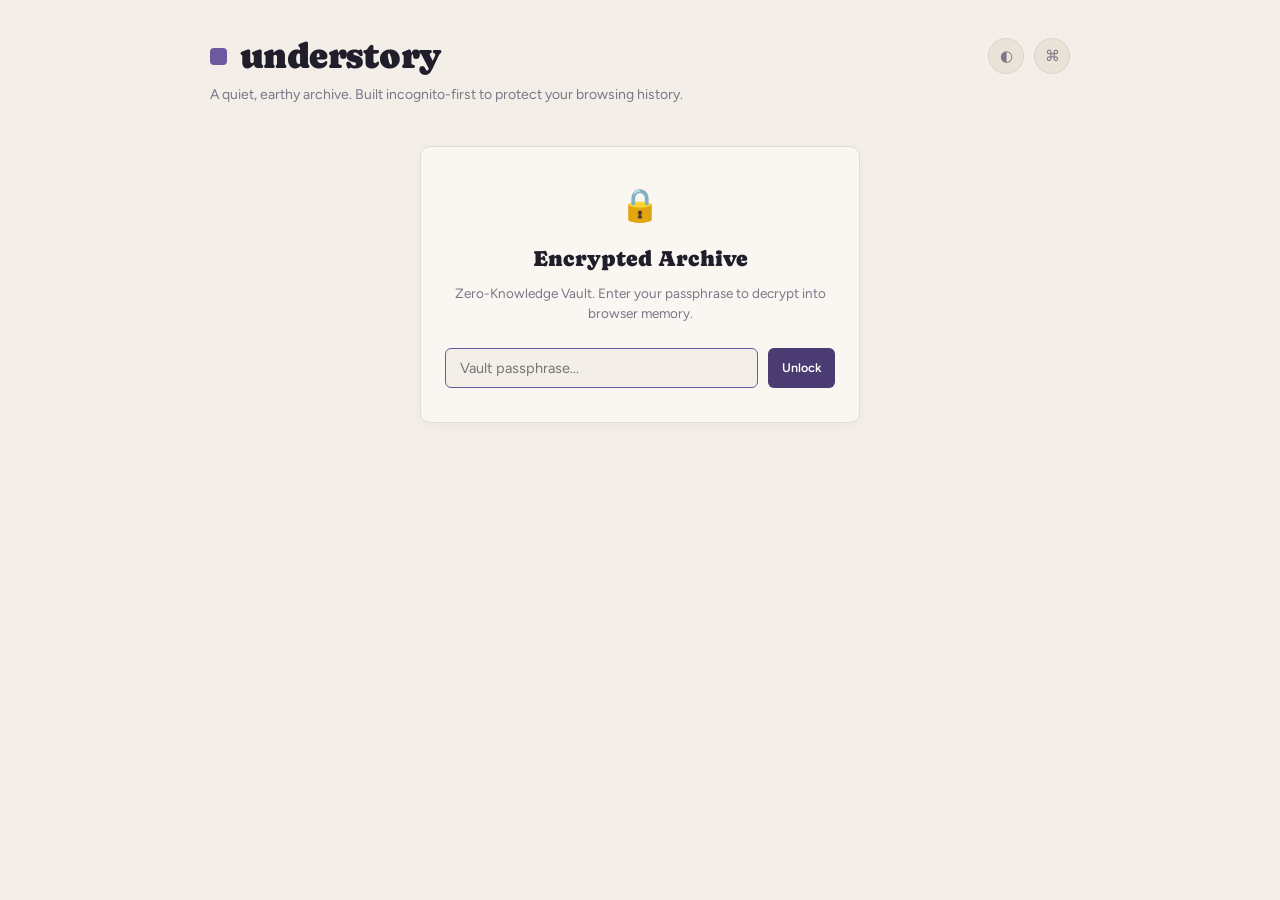
<file: index.html>
<!DOCTYPE html>
<html lang="en">
<head>
  <meta charset="utf-8">
  <meta name="viewport" content="width=device-width, initial-scale=1">
  <meta name="color-scheme" content="light dark">
  <title>understory — curated index</title>
  <meta name="description" content="A quiet, earthy index of curated links. Zero-knowledge encrypted.">
  <link rel="stylesheet" href="style.css">
  <link rel="icon" href="data:image/svg+xml,<svg xmlns='http://www.w3.org/2000/svg' viewBox='0 0 32 32'><rect width='32' height='32' rx='6' fill='%236B5AA0'/><circle cx='16' cy='16' r='6' fill='%23F3EEE8'/></svg>">
</head>
<body>

  <!-- Decoy Lecture Screen (Press Esc or click Camouflage) -->
  <div id="decoy-view" class="decoy-view" hidden>
    <div class="decoy-inner">
      <header class="decoy-header">
        <span class="decoy-tag">HUM-342 • Syllabus &amp; Reading Notes</span>
        <h2>Comparative Folklore &amp; Narrative Structures in Modern Japanese Media</h2>
        <p class="decoy-meta">Department of East Asian Studies • Fall Term • Prof. K. Arisawa</p>
      </header>
      <section class="decoy-body">
        <div class="decoy-note">
          <h3>Week 6: Archetypes of the Trickster and the Vow</h3>
          <p>Analyzing recurring motifs in contemporary animation serials. Focus on contrasting the supernatural contract tropes in post-2010 serialization with classical Heian folkloric traditions.</p>
          <ul>
            <li><strong>Reading 1:</strong> The Quintessential Tropes: Multiple Protagonist Symmetry (pp. 45–82)</li>
            <li><strong>Reading 2:</strong> Taisho-era Demonology and Sword Mythology in Popular Print (pp. 104–130)</li>
            <li><strong>Reading 3:</strong> Subversive Contracts in Urban Dark Fantasy (pp. 210–245)</li>
          </ul>
        </div>
      </section>
      <div class="decoy-footer">
        <button id="decoy-exit-btn" class="act act-strong">Return to Index (Esc)</button>
      </div>
    </div>
  </div>

  <main id="app">
    <!-- Top Header -->
    <header class="head">
      <div class="head-top">
        <h1 class="wordmark">
          <span class="mark" aria-hidden="true"><i></i></span>understory
        </h1>
        <div class="head-actions">
          <button id="theme-toggle" class="icon-btn" title="Toggle Light/Dark Theme" aria-label="Toggle theme">
            <span class="theme-icon">◐</span>
          </button>
          <button id="camouflage-btn" class="icon-btn" title="Stealth / Camouflage Mode (Esc)" aria-label="Stealth mode">
            <span class="cam-icon">⌘</span>
          </button>
        </div>
      </div>
      <p class="statusline" id="status-line">A quiet, earthy archive. Built incognito-first to protect your browsing history.</p>
    </header>

    <!-- Locked Vault View (Shown when encrypted) -->
    <section id="vault-locked-view" class="vault-locked-view">
      <div class="locked-card">
        <div class="locked-icon">🔒</div>
        <h2 class="locked-title">Encrypted Archive</h2>
        <p class="locked-sub">Zero-Knowledge Vault. Enter your passphrase to decrypt into browser memory.</p>
        <form class="locked-input-row" id="vault-unlock-form" onsubmit="event.preventDefault();">
          <input type="text" name="username" value="understory" autocomplete="username" style="display:none;" tabindex="-1" aria-hidden="true">
          <input type="password" id="vault-pass-input" name="password" placeholder="Vault passphrase..." autocomplete="current-password" spellcheck="false">
          <button type="submit" id="vault-unlock-btn" class="btn-incognito">Unlock</button>
        </form>
        <p id="vault-err" class="err" hidden>Incorrect passphrase. Please try again.</p>
      </div>
    </section>

    <!-- Unlocked Vault View (Populated only after in-memory decryption) -->
    <div id="vault-unlocked-view" hidden>
      <!-- Incognito Shield Notice Banner -->
      <section class="shield-banner">
        <div class="shield-badge">
          <span class="shield-icon">🛡️</span>
          <span class="shield-text"><strong>2-Layer Protection Active:</strong> Links encrypted via 2 layers (<span id="banner-keys-info">Outer ➔ Inner</span>). Copy direct or cloaked URLs for private/incognito browsing.</span>
        </div>
      </section>

      <!-- Search & Filters -->
      <section class="controls-section">
        <div class="search-wrap">
          <input type="text" id="search-input" placeholder="Search decrypted archive..." autocomplete="off" spellcheck="false">
          <button id="clear-search" class="clear-btn" hidden aria-label="Clear search">×</button>
        </div>

        <!-- Dedicated Model / Actor Filter & Quick Bar -->
        <div class="actor-filter-section" id="actor-filter-section">
          <div class="actor-filter-bar-header">
            <div class="actor-select-wrapper">
              <label for="actor-filter-select" class="actor-filter-title">
                <span class="actor-icon">👤</span> <strong>Filter by Model / Performer:</strong>
              </label>
              <select id="actor-filter-select" class="actor-filter-select" aria-label="Filter by model or actor">
                <option value="all">All Models &amp; Performers</option>
              </select>
              <button id="clear-actor-btn" class="act act-clear-actor" hidden title="Clear actor filter">Clear ✕</button>
            </div>
            <span class="actor-active-indicator" id="actor-active-indicator" hidden></span>
          </div>
          <div class="actor-chips-container" id="actor-chips-container"></div>
        </div>

        <!-- Populated dynamically in memory upon vault unlock -->
        <div class="character-quick-bar" id="character-quick-bar"></div>
        <nav class="filter-bar" id="filter-bar" aria-label="Filter by collection"></nav>

        <!-- Sub-Section Controls by Type -->
        <div class="sub-filter-row">
          <div style="display:flex;align-items:center;justify-content:space-between;flex-wrap:wrap;gap:8px;">
            <span class="sub-filter-label">📁 Sub-Section View by Type</span>
            <div class="view-mode-bar" id="view-mode-bar">
              <span style="font-size:11px;color:var(--muted);margin-right:2px;">Layout:</span>
              <button class="mode-btn active" data-mode="type">📑 Sections by Type</button>
              <button class="mode-btn" data-mode="franchise">🏷️ Sections by Collection</button>
              <button class="mode-btn" data-mode="creator">🎨 Sections by Creator</button>
              <button class="mode-btn" data-mode="none">▦ Flat Grid</button>
            </div>
          </div>
          <nav class="filter-bar" id="type-filter-bar" aria-label="Filter by type"></nav>
        </div>
      </section>

      <!-- Global Batch Actions & Sorting -->
      <section class="batch-bar">
        <div style="display:flex;align-items:center;gap:14px;flex-wrap:wrap;">
          <span class="batch-label" id="results-count">51 titles found</span>
          <div class="sort-wrap">
            <label for="sort-select" class="sort-label">Sort:</label>
            <select id="sort-select" class="sort-select" aria-label="Sort video titles">
              <option value="default">Curated Order</option>
              <option value="top-picks">Top Picks First ⭐</option>
              <option value="creator">Creator (A → Z) 🎨</option>
              <option value="title-asc">Title (A → Z)</option>
              <option value="franchise">Franchise (A → Z)</option>
            </select>
          </div>
        </div>
        <div class="batch-buttons">
          <span id="session-timer" class="session-timer" title="Session auto-locks after inactivity">⏱️ 15:00</span>
          <button id="phone-relay-btn" class="act act-accent" title="Connect to Mac's local streaming relay for phone playback">📱 Phone Relay</button>
          <button id="copy-layer1-btn" class="act act-accent" title="Copy Layer 1 Key">Copy L1 Key</button>
          <button id="copy-layer2-btn" class="act act-accent" title="Copy Layer 2 Key">Copy L2 Key</button>
          <button id="copy-all-cloak" class="act act-strong" title="Copy all matching 2-Layer cloaked URLs">Copy All Cloak URLs</button>
          <button id="lock-vault-btn" class="act" title="Lock the vault and clear session memory">Lock Vault</button>
        </div>
      </section>

      <!-- Cards Container -->
      <div id="cards-container" class="cards-wrapper">
        <!-- Populated via in-memory decryption -->
      </div>

      <!-- Footer -->
      <footer class="foot">
        <div class="foot-left">
          <span>understory • zero-knowledge earthy index</span>
          <span class="foot-sub">Vault unlocked. Video links protected by Layer 1 (Outer) &amp; Layer 2 (Inner).</span>
        </div>
        <div class="foot-right">
          <a href="https://jidiotspam-hue.github.io/cloak/#c=[base64]" target="_blank" rel="noopener noreferrer" class="act">Secure 3-Layer Portal ↗</a>
        </div>
      </footer>
    </div>
  </main>

  <!-- Incognito Shield Dialog Modal -->
  <dialog id="shield-dialog" class="modal-dialog">
    <div class="modal-card">
      <div class="modal-head">
        <div class="modal-title-row">
          <span class="modal-shield-icon">🛡️</span>
          <h3 id="modal-video-title">Open in Incognito</h3>
        </div>
        <button id="modal-close-btn" class="modal-close" aria-label="Close dialog">×</button>
      </div>

      <p class="modal-desc">
        To prevent this link from poisoning your browser history, address bar autocomplete, or cloud sync, choose your preferred method:
      </p>

      <div class="modal-details">
        <div class="detail-row">
          <span class="detail-label">Franchise</span>
          <span class="detail-val" id="modal-franchise"></span>
        </div>
        <div class="detail-row">
          <span class="detail-label">Creator / Studio</span>
          <span class="detail-val" id="modal-creator"></span>
        </div>
        <div class="detail-row">
          <span class="detail-label">Model / Cast</span>
          <span class="detail-val" id="modal-characters"></span>
        </div>
        <div class="detail-row">
          <span class="detail-label">Poses &amp; Angles</span>
          <span class="detail-val" id="modal-poses"></span>
        </div>
        <div class="detail-row">
          <span class="detail-label">Attire &amp; Setting</span>
          <span class="detail-val" id="modal-attire-setting"></span>
        </div>
        <div class="detail-row">
          <span class="detail-label">Runtime &amp; Stats</span>
          <span class="detail-val" id="modal-stats"></span>
        </div>
        <div class="detail-row">
          <span class="detail-label">Layer 1 Key (Outer)</span>
          <span class="detail-val code clickable-key" id="modal-layer1-key" title="Click to copy"></span>
        </div>
        <div class="detail-row">
          <span class="detail-label">Layer 2 Key (Inner)</span>
          <span class="detail-val code clickable-key" id="modal-layer2-key" title="Click to copy"></span>
        </div>
      </div>

      <div class="modal-actions">
        <!-- Direct Built-in 4K Studio Player Launch -->
        <a id="modal-player-anchor" href="#" target="_blank" rel="noreferrer noopener" class="btn btn-primary" style="text-decoration:none;display:flex;align-items:center;gap:12px;justify-content:center;background:linear-gradient(135deg, var(--veil-strong), var(--clay));color:#FAF7F2;padding:12px 16px;border-radius:8px;box-shadow:0 3px 12px rgba(107,90,160,0.35);">
          <span class="btn-icon" style="font-size:1.15rem;">▶</span>
          <span class="btn-text" style="display:flex;flex-direction:column;align-items:flex-start;text-align:left;">
            <strong style="font-size:0.95rem;font-weight:700;">Launch Built-in 4K Studio Player</strong>
            <small style="opacity:0.85;font-size:0.75rem;">Direct In-Memory Stream • Zero Leaks • No External Ads/Lag</small>
          </span>
        </a>

        <!-- Cloaked Link Copy (Primary Stealth) -->
        <button id="modal-copy-cloak-btn" class="btn" style="background:var(--raised);border:1px solid var(--rule);color:var(--ink);">
          <span class="btn-icon">🔒</span>
          <span class="btn-text">
            <strong>Copy 2-Layer Cloaked URL</strong>
            <small id="modal-cloak-sub">Encrypted 2-layer URL (L1 ➔ L2)</small>
          </span>
        </button>

        <a id="modal-cloak-anchor" href="#" target="_blank" rel="noreferrer noopener" class="act act-accent" style="display:flex;align-items:center;justify-content:center;padding:12px 14px;border-radius:6px;text-align:center;text-decoration:none;font-weight:600;gap:8px;">
          <span>🌐</span> Open 2-Layer Cloak Decryptor ↗
        </a>
      </div>
    </div>
  </dialog>

  <!-- Toast Notification -->
  <div id="toast" class="toast" hidden></div>

  <script src="data.js"></script>
  <script src="app.js"></script>
</body>
</html>
</file>
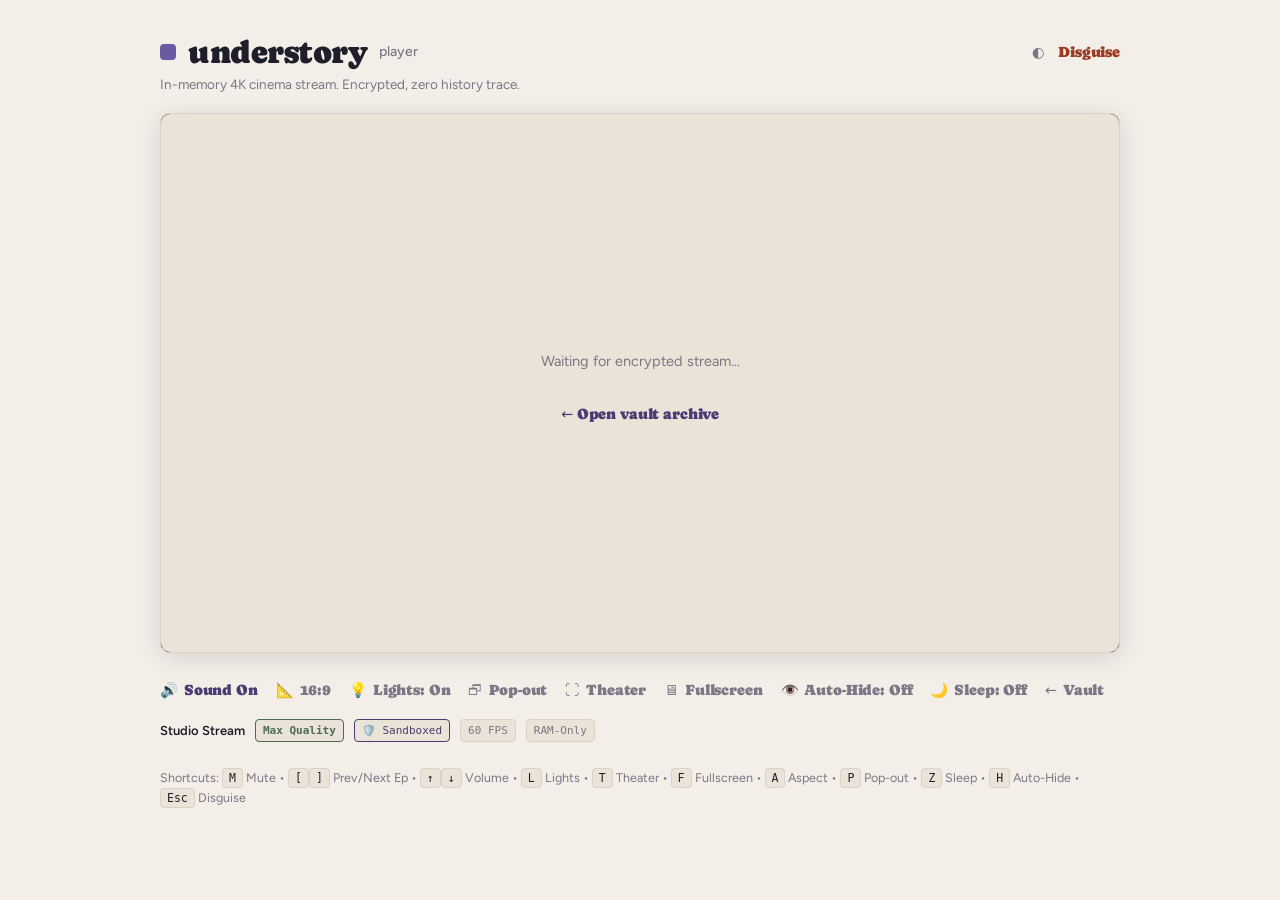
<file: player.html>
<!DOCTYPE html>
<html lang="en">
<head>
  <meta charset="utf-8">
  <meta name="viewport" content="width=device-width, initial-scale=1">
  <meta name="color-scheme" content="light dark">
  <title>understory • player</title>
  <meta name="description" content="Minimalist, zero-trace hardware media player.">
  <link rel="icon" href="data:image/svg+xml,<svg xmlns='http://www.w3.org/2000/svg' viewBox='0 0 32 32'><rect width='32' height='32' rx='4' fill='%236B5AA0'/></svg>">
  <link rel="preconnect" href="https://fonts.googleapis.com">
  <link rel="preconnect" href="https://fonts.gstatic.com" crossorigin>
  <link href="https://fonts.googleapis.com/css2?family=Caprasimo&family=Figtree:wght@400;500;600;700&display=swap" rel="stylesheet">
  <style>
    /* cloak & understory unified minimalist aesthetic */
    :root {
      --paper: #F3EEE8;
      --raised: #EAE3D8;
      --ink: #201E2A;
      --muted: #7C7686;
      --faint: #C3BCC9;
      --rule: #DAD2C8;
      --veil: #6B5AA0;
      --veil-strong: #4A3B73;
      --veil-strong-hover: #3A2D5C;
      --ok: #4C6B57;
      --bad: #9C3A22;

      --font-heading: "Caprasimo", ui-sans-serif, system-ui, sans-serif;
      --font-body: "Figtree", ui-sans-serif, -apple-system, BlinkMacSystemFont, "Segoe UI",
                   "Helvetica Neue", Arial, sans-serif;
      --font-mono: ui-monospace, SFMono-Regular, "SF Mono", Menlo, monospace;

      --step: clamp(24px, 4vw, 36px);
      --ease: cubic-bezier(.32, .72, 0, 1);
    }

    body[data-theme="dark"] {
      --paper: #171521;
      --raised: #201D2C;
      --ink: #EDE7F3;
      --muted: #9C93AD;
      --faint: #453D57;
      --rule: #2C2740;
      --veil-strong: #B49BEF;
      --veil-strong-hover: #D2C0FF;
      --ok: #8FBBA0;
      --bad: #E3A187;
    }

    @media (prefers-color-scheme: dark) {
      :root:not([data-theme="light"]) {
        --paper: #171521;
        --raised: #201D2C;
        --ink: #EDE7F3;
        --muted: #9C93AD;
        --faint: #453D57;
        --rule: #2C2740;
        --veil-strong: #B49BEF;
        --veil-strong-hover: #D2C0FF;
        --ok: #8FBBA0;
        --bad: #E3A187;
      }
    }

    *, *::before, *::after { box-sizing: border-box; }
    [hidden] { display: none !important; }

    body {
      margin: 0;
      min-height: 100svh;
      display: flex;
      flex-direction: column;
      align-items: center;
      padding: var(--step) 20px;
      background: var(--paper);
      color: var(--ink);
      font-family: var(--font-body);
      font-size: 15px;
      line-height: 1.55;
      -webkit-font-smoothing: antialiased;
      transition: background .2s var(--ease), color .2s var(--ease);
    }

    #app {
      width: 100%;
      max-width: 960px;
      display: flex;
      flex-direction: column;
      gap: 18px;
    }

    /* ── Wordmark header like cloak ── */
    .head {
      display: flex;
      flex-direction: column;
      gap: 6px;
    }

    .head-row {
      display: flex;
      align-items: center;
      justify-content: space-between;
      gap: 12px;
    }

    .wordmark {
      display: flex;
      align-items: center;
      gap: 12px;
      margin: 0;
      font-family: var(--font-heading);
      font-weight: 400;
      font-size: clamp(24px, 5vw, 32px);
      letter-spacing: -0.015em;
      line-height: 1;
      text-decoration: none;
      color: var(--ink);
    }

    .mark {
      position: relative;
      width: 16px;
      height: 16px;
      flex: none;
    }

    .mark i {
      position: absolute;
      inset: 0;
      display: block;
      border-radius: 4px;
      background: var(--veil);
      transform-origin: center;
      animation: breathe 3.2s var(--ease) infinite;
    }

    @keyframes breathe {
      0%, 100% { transform: scale(1);   opacity: .55; }
      50%      { transform: scale(.82); opacity: 1; }
    }

    .wordmark-sub {
      font-family: var(--font-body);
      font-size: 14px;
      font-weight: 500;
      color: var(--muted);
      letter-spacing: 0;
    }

    .head-acts {
      display: flex;
      align-items: center;
      gap: 14px;
    }

    .statusline {
      margin: 0;
      font-size: 13.5px;
      color: var(--muted);
      min-height: 1.4em;
    }

    /* ── Player Stage ── */
    .player-container {
      position: relative;
      width: 100%;
    }

    .ambient-glow {
      position: absolute;
      inset: -12px -12px -16px -12px;
      border-radius: 18px;
      background: radial-gradient(circle at 50% 50%, rgba(168, 85, 247, 0.35) 0%, rgba(236, 72, 153, 0.2) 40%, transparent 75%);
      filter: blur(28px);
      opacity: 0;
      pointer-events: none;
      transition: opacity .5s var(--ease);
      z-index: 0;
    }

    .ambient-glow.active {
      opacity: 0.95;
    }

    .player-wrap {
      position: relative;
      z-index: 1;
      width: 100%;
      aspect-ratio: 16 / 9;
      background: #000;
      border-radius: 10px;
      border: 1px solid var(--rule);
      overflow: hidden;
      box-shadow: 0 4px 24px rgba(0,0,0,0.12);
      transition: all .25s var(--ease);
    }

    body.lights-off {
      background: #06050b !important;
    }

    body.lights-off .head,
    body.lights-off .controls-deck,
    body.lights-off .hint {
      opacity: 0.22;
      transition: opacity .3s ease;
    }

    body.lights-off .head:hover,
    body.lights-off .controls-deck:hover,
    body.lights-off .hint:hover {
      opacity: 1;
    }

    body.lights-off .ambient-glow.active {
      opacity: 1;
      filter: blur(36px);
    }

    .player-wrap.theater {
      max-width: 100vw;
      border-radius: 0;
      margin: -10px calc(-50vw + 50%);
      width: 100vw;
      max-height: 82vh;
      border-left: none;
      border-right: none;
    }

    .player-wrap.ratio-21-9 {
      aspect-ratio: 21 / 9;
    }

    .player-wrap.ratio-fit {
      aspect-ratio: auto;
      height: 72vh;
    }

    .player-frame {
      width: 100%;
      height: 100%;
      border: 0;
      display: none;
      background: #000;
    }

    .standby-box {
      position: absolute;
      inset: 0;
      display: flex;
      flex-direction: column;
      align-items: center;
      justify-content: center;
      gap: 12px;
      color: var(--muted);
      font-size: 14px;
      text-align: center;
      padding: 24px;
      background: var(--raised);
    }

    /* Audio Mute Overlay Curtain */
    .mute-indicator-overlay {
      position: absolute;
      top: 14px;
      right: 14px;
      background: rgba(23, 21, 33, 0.85);
      backdrop-filter: blur(8px);
      -webkit-backdrop-filter: blur(8px);
      border: 1px solid var(--rule);
      color: var(--ink);
      font-size: 12px;
      font-family: var(--font-mono);
      padding: 4px 10px;
      border-radius: 6px;
      pointer-events: none;
      display: flex;
      align-items: center;
      gap: 6px;
      opacity: 0;
      transition: opacity .25s ease;
      z-index: 20;
    }

    .mute-indicator-overlay.visible {
      opacity: 1;
    }

    /* ── Controls Row (like cloak .row .row-acts) ── */
    .controls-deck {
      display: flex;
      align-items: center;
      justify-content: space-between;
      flex-wrap: wrap;
      gap: 14px;
      padding-top: 4px;
    }

    .row-acts {
      display: flex;
      align-items: center;
      gap: 18px;
      flex-wrap: wrap;
    }

    /* Text buttons, no boxes — identical to cloak */
    .act {
      position: relative;
      padding: 4px 0;
      border: 0;
      background: none;
      color: var(--muted);
      font: inherit;
      font-family: var(--font-heading);
      font-weight: 400;
      font-size: 14.5px;
      letter-spacing: -0.01em;
      cursor: pointer;
      text-decoration: none;
      display: inline-flex;
      align-items: center;
      gap: 6px;
      transition: color .18s var(--ease);
      user-select: none;
    }

    .act:hover {
      color: var(--ink);
    }

    .act-strong {
      color: var(--veil-strong);
    }

    .act-strong:hover {
      color: var(--veil-strong-hover);
    }

    .act-muted {
      color: var(--bad);
    }

    .act-accent {
      color: var(--veil-strong);
    }

    .meta-deck {
      display: flex;
      align-items: center;
      gap: 10px;
      font-size: 13px;
      color: var(--muted);
      flex-wrap: wrap;
    }

    .title-pill {
      color: var(--ink);
      font-weight: 600;
      max-width: 320px;
      overflow: hidden;
      text-overflow: ellipsis;
      white-space: nowrap;
    }

    .tag {
      font-size: 11px;
      font-family: var(--font-mono);
      background: var(--raised);
      border: 1px solid var(--rule);
      padding: 2px 7px;
      border-radius: 4px;
    }

    .hint {
      margin: 8px 0 0;
      font-size: 12.5px;
      color: var(--muted);
      text-wrap: pretty;
    }

    kbd {
      background: var(--raised);
      border: 1px solid var(--rule);
      border-radius: 4px;
      padding: 2px 6px;
      font-family: var(--font-mono);
      font-size: 11.5px;
      color: var(--ink);
    }

    /* ── Decoy Camouflage Screen ── */
    #decoy-view {
      position: fixed;
      inset: 0;
      z-index: 9999;
      background: var(--paper);
      color: var(--ink);
      padding: var(--step) 24px;
      display: none;
      flex-direction: column;
      align-items: center;
      justify-content: center;
    }

    #decoy-view.active {
      display: flex;
    }

    .decoy-card {
      width: 100%;
      max-width: 520px;
      display: flex;
      flex-direction: column;
      gap: 16px;
    }

    .decoy-title {
      font-family: var(--font-heading);
      font-size: 26px;
      display: flex;
      align-items: center;
      gap: 10px;
      margin: 0;
    }

    .decoy-text {
      color: var(--muted);
      font-size: 14px;
      line-height: 1.6;
    }

    .decoy-exit-btn {
      align-self: flex-start;
      margin-top: 8px;
    }

    /* ── Mirror Switcher & Compilation Playlist Deck ── */
    .mirror-bar {
      display: flex;
      align-items: center;
      flex-wrap: wrap;
      gap: 8px;
      padding: 10px 14px;
      background: var(--raised);
      border: 1px solid var(--rule);
      border-radius: 8px;
      font-size: 13px;
    }

    .mirror-label {
      font-weight: 600;
      color: var(--muted);
      margin-right: 4px;
      font-size: 12.5px;
    }

    .mirror-chip {
      padding: 4px 10px;
      border-radius: 6px;
      border: 1px solid var(--rule);
      background: var(--paper);
      color: var(--ink);
      font-family: var(--font-body);
      font-size: 12.5px;
      font-weight: 500;
      cursor: pointer;
      transition: all .18s var(--ease);
    }

    .mirror-chip:hover {
      border-color: var(--veil);
      color: var(--veil-strong);
    }

    .mirror-chip.active {
      background: var(--veil);
      border-color: var(--veil);
      color: #fff;
      font-weight: 600;
    }

    .playlist-deck {
      display: flex;
      flex-direction: column;
      gap: 12px;
      padding: 16px;
      background: var(--raised);
      border: 1px solid var(--rule);
      border-radius: 10px;
    }

    .playlist-header {
      display: flex;
      align-items: center;
      justify-content: space-between;
      flex-wrap: wrap;
      gap: 10px;
      border-bottom: 1px solid var(--rule);
      padding-bottom: 10px;
    }

    .playlist-title {
      font-family: var(--font-heading);
      font-size: 16px;
      margin: 0;
      color: var(--ink);
      display: flex;
      align-items: center;
      gap: 8px;
    }

    .playlist-nav-btns {
      display: flex;
      align-items: center;
      gap: 8px;
    }

    .char-tabs {
      display: flex;
      flex-wrap: wrap;
      gap: 6px;
    }

    .char-tab {
      padding: 4px 10px;
      border-radius: 999px;
      border: 1px solid var(--rule);
      background: var(--paper);
      color: var(--muted);
      font-size: 12px;
      font-weight: 600;
      cursor: pointer;
      transition: all .18s var(--ease);
    }

    .char-tab:hover {
      color: var(--ink);
      border-color: var(--veil);
    }

    .char-tab.active {
      background: var(--veil-strong);
      border-color: var(--veil-strong);
      color: var(--paper);
    }

    .playlist-grid {
      display: grid;
      grid-template-columns: repeat(auto-fill, minmax(230px, 1fr));
      gap: 8px;
      max-height: 320px;
      overflow-y: auto;
      padding-right: 4px;
    }

    .ep-btn {
      display: flex;
      flex-direction: column;
      align-items: flex-start;
      gap: 2px;
      padding: 8px 11px;
      border-radius: 7px;
      border: 1px solid var(--rule);
      background: var(--paper);
      color: var(--ink);
      text-align: left;
      cursor: pointer;
      transition: all .18s var(--ease);
      font-family: var(--font-body);
    }

    .ep-btn:hover {
      border-color: var(--veil);
      transform: translateY(-1px);
    }

    .ep-btn.active {
      border-color: var(--veil);
      background: rgba(107, 90, 160, 0.14);
      box-shadow: inset 3px 0 0 var(--veil);
    }

    .ep-btn-top {
      display: flex;
      align-items: center;
      justify-content: space-between;
      width: 100%;
      font-size: 11px;
      color: var(--veil-strong);
      font-weight: 700;
      text-transform: uppercase;
      letter-spacing: 0.02em;
    }

    .ep-btn-title {
      font-size: 13px;
      font-weight: 600;
      color: var(--ink);
      line-height: 1.3;
    }
  </style>
</head>
<body>

<main id="app">

  <!-- Header Wordmark -->
  <header class="head">
    <div class="head-row">
      <a href="index.html" class="wordmark" title="Return to vault">
        <span class="mark" aria-hidden="true"><i></i></span>understory
        <span class="wordmark-sub">player</span>
      </a>
      <div class="head-acts">
        <button id="theme-toggle" class="act" type="button" aria-label="Toggle theme">◐</button>
        <button id="panic-btn" class="act" type="button" style="color: var(--bad);" title="Emergency disguise (Esc)">Disguise</button>
      </div>
    </div>
    <p class="statusline" id="status-line">In-memory 4K cinema stream. Encrypted, zero history trace.</p>
  </header>

  <!-- Player Stage Container with Ambient Cinema Glow -->
  <div class="player-container">
    <div id="ambient-glow" class="ambient-glow"></div>
    <div id="player-wrap" class="player-wrap">
      <div id="mute-indicator" class="mute-indicator-overlay">
        <span id="mute-icon-hud">🔇</span>
        <span id="mute-text-hud">Muted</span>
      </div>

      <!-- Innocent Standby Screen -->
      <div id="standby-box" class="standby-box">
        <p style="font-size: 14.5px; color: var(--muted);">Waiting for encrypted stream…</p>
        <a href="index.html" class="act act-strong">← Open vault archive</a>
      </div>

      <!-- Local File & Phone Stream Relay Prompt -->
      <div id="local-media-prompt" class="standby-box" style="display:none; z-index: 10; max-width: 440px; text-align: center; margin: 0 auto;">
        <p id="local-media-msg" style="font-size: 15px; color: var(--ink); font-weight: 600; margin-bottom: 4px;">📁 Stored on Mac's Disk</p>
        <p style="font-size: 12.5px; color: var(--muted); margin-bottom: 12px;">To stream this 4K release to your phone, connect to your Mac's streamer relay:</p>
        <div style="display:flex; gap:8px; width: 100%; margin-bottom: 12px;">
          <input type="text" id="stream-server-input" placeholder="http://10.10.42.107:8888" style="padding: 8px 12px; border: 1px solid var(--rule); border-radius: 6px; background: var(--paper); color: var(--ink); font-size: 13px; flex: 1;">
          <button type="button" id="connect-server-btn" class="act act-strong">Stream</button>
        </div>
        <p style="font-size: 11.5px; color: var(--muted); margin-bottom: 10px;">Or select the file directly on this device:</p>
        <input type="file" id="local-file-picker" accept="video/*" style="display:none">
        <button id="choose-local-file-btn" type="button" class="act">Select Video File</button>
      </div>

      <iframe id="video-frame" class="player-frame" sandbox="allow-scripts allow-same-origin allow-forms allow-presentation" allow="accelerometer; autoplay; clipboard-write; encrypted-media; gyroscope; picture-in-picture; web-share; fullscreen" allowfullscreen referrerpolicy="strict-origin-when-cross-origin"></iframe>
      <video id="native-video" class="player-frame" controls playsinline preload="auto" style="display:none;width:100%;height:100%;background:#000;"></video>
    </div>
  </div>

  <!-- Minimalist Controls Deck -->
  <div class="controls-deck">
    <div class="row-acts">
      <!-- Mute / Unmute Button -->
      <button id="mute-btn" type="button" class="act act-strong" title="Toggle audio mute (M)">
        <span id="mute-icon">🔊</span>
        <span id="mute-label">Sound On</span>
      </button>

      <!-- Aspect Ratio Switcher -->
      <button id="aspect-btn" type="button" class="act" title="Switch aspect ratio (A)">
        <span>📐</span> <span id="aspect-label">16:9</span>
      </button>

      <!-- Cinema Lights Dimmer -->
      <button id="lights-btn" type="button" class="act" title="Cinema lights dim (L)">
        <span>💡</span> <span id="lights-label">Lights: On</span>
      </button>

      <!-- Pop-out Window -->
      <button id="pip-btn" type="button" class="act" title="Pop-out player window (P)">
        <span>🗗</span> Pop-out
      </button>

      <!-- Direct Fallback Link (If frame is blocked by adblock) -->
      <a id="direct-stream-btn" href="#" target="_blank" rel="noreferrer noopener" class="act act-accent" title="Open stream directly if embedded player is blocked" hidden>
        <span>↗</span> Open Stream
      </a>

      <!-- Cinema Theater Mode -->
      <button id="theater-btn" type="button" class="act" title="Toggle theater mode (T)">
        <span>⛶</span> Theater
      </button>

      <!-- Fullscreen -->
      <button id="fullscreen-btn" type="button" class="act" title="Fullscreen (F)">
        <span>🖥</span> Fullscreen
      </button>

      <!-- Auto-Disguise on Blur Toggle -->
      <button id="auto-disguise-btn" type="button" class="act" title="Auto-hide when switching tabs or apps (H)">
        <span>👁️</span> <span id="auto-disguise-label">Auto-Hide: Off</span>
      </button>

      <!-- Sleep Timer -->
      <button id="sleep-btn" type="button" class="act" title="Sleep timer (Z)">
        <span>🌙</span> <span id="sleep-label">Sleep: Off</span>
      </button>

      <!-- Back to Archive -->
      <a href="index.html" class="act" title="Return to vault archive">
        <span>←</span> Vault
      </a>
    </div>

    <!-- Metadata pill -->
    <div class="meta-deck" id="meta-deck">
      <span class="title-pill" id="media-title">Studio Stream</span>
      <span id="res-tag" class="tag" style="color:var(--ok);border-color:var(--ok);font-weight:600;">Max Quality</span>
      <span class="tag" style="color:var(--veil-strong);border-color:var(--veil-strong);">🛡️ Sandboxed</span>
      <span class="tag">60 FPS</span>
      <span class="tag">RAM-Only</span>
    </div>
  </div>

  <!-- Server / Mirror Switcher Bar (prevents dead host / Database Error lockouts) -->
  <div id="mirror-bar" class="mirror-bar" hidden></div>

  <!-- Master Compilation & Character Series Playlist Deck -->
  <section id="playlist-deck" class="playlist-deck" hidden>
    <div class="playlist-header">
      <h3 class="playlist-title">
        <span>🎬</span>
        <span id="playlist-heading">Master Compilation — Character &amp; Episode Order</span>
      </h3>
      <div class="playlist-nav-btns">
        <button id="prev-ep-btn" type="button" class="mirror-chip" title="Previous Episode ([)">⏮ Prev</button>
        <span id="playlist-counter" style="font-size:12px;font-family:var(--font-mono);color:var(--muted);">1 / 1</span>
        <button id="next-ep-btn" type="button" class="mirror-chip" title="Next Episode (])">Next ⏭</button>
      </div>
    </div>
    <div id="char-tabs" class="char-tabs"></div>
    <div id="playlist-grid" class="playlist-grid"></div>
  </section>

  <p class="hint">Shortcuts: <kbd>M</kbd> Mute • <kbd>[</kbd><kbd>]</kbd> Prev/Next Ep • <kbd>↑</kbd><kbd>↓</kbd> Volume • <kbd>L</kbd> Lights • <kbd>T</kbd> Theater • <kbd>F</kbd> Fullscreen • <kbd>A</kbd> Aspect • <kbd>P</kbd> Pop-out • <kbd>Z</kbd> Sleep • <kbd>H</kbd> Auto-Hide • <kbd>Esc</kbd> Disguise</p>
</main>

<!-- Camouflage Decoy Screen -->
<div id="decoy-view">
  <div class="decoy-card">
    <h2 class="decoy-title">
      <span class="mark" style="width: 14px; height: 14px;"><i></i></span> Notes &amp; Drafts
    </h2>
    <p class="decoy-text">
      Meeting summary and design system migration notes for Q4 release. All components adhere to the tactile ink and paper tokens with zero external tracking scripts.
    </p>
    <div style="font-family: var(--font-mono); font-size: 12.5px; color: var(--muted); border: 1px solid var(--rule); padding: 12px; border-radius: 6px; background: var(--raised);">
      &gt; git checkout main<br>
      &gt; cargo test --workspace --quiet<br>
      &gt; tests passed: 48 ok; 0 failed
    </div>
    <button id="decoy-exit-btn" type="button" class="act act-strong decoy-exit-btn">Resume session (Esc)</button>
  </div>
</div>

<script>
  // understory player: It's not like I made this hardware player just so your videos wouldn't buffer, b-baka!
  (() => {
    const MAGIC_PLAIN = 0x01;

    const playerWrap = document.getElementById('player-wrap');
    const standbyBox = document.getElementById('standby-box');
    const videoFrame = document.getElementById('video-frame');
    const muteBtn = document.getElementById('mute-btn');
    const muteIcon = document.getElementById('mute-icon');
    const muteLabel = document.getElementById('mute-label');
    const muteIndicator = document.getElementById('mute-indicator');
    const muteIconHud = document.getElementById('mute-icon-hud');
    const muteTextHud = document.getElementById('mute-text-hud');
    const directStreamBtn = document.getElementById('direct-stream-btn');
    const theaterBtn = document.getElementById('theater-btn');
    const fullscreenBtn = document.getElementById('fullscreen-btn');
    const ambientGlow = document.getElementById('ambient-glow');
    const lightsBtn = document.getElementById('lights-btn');
    const lightsLabel = document.getElementById('lights-label');
    const aspectBtn = document.getElementById('aspect-btn');
    const aspectLabel = document.getElementById('aspect-label');
    const pipBtn = document.getElementById('pip-btn');
    const autoDisguiseBtn = document.getElementById('auto-disguise-btn');
    const autoDisguiseLabel = document.getElementById('auto-disguise-label');
    const sleepBtn = document.getElementById('sleep-btn');
    const sleepLabel = document.getElementById('sleep-label');
    const panicBtn = document.getElementById('panic-btn');
    const decoyView = document.getElementById('decoy-view');
    const decoyExitBtn = document.getElementById('decoy-exit-btn');
    const mediaTitle = document.getElementById('media-title');
    const statusLine = document.getElementById('status-line');
    const themeToggle = document.getElementById('theme-toggle');
    const localMediaPrompt = document.getElementById('local-media-prompt');
    const localMediaMsg = document.getElementById('local-media-msg');
    const localFilePicker = document.getElementById('local-file-picker');
    const chooseLocalFileBtn = document.getElementById('choose-local-file-btn');
    const streamServerInput = document.getElementById('stream-server-input');
    const connectServerBtn = document.getElementById('connect-server-btn');

    let currentItem = null;
    let isMuted = false;
    let isPanic = false;
    let isLightsOff = false;
    let muteTimer = null;

    function toggleLights(force) {
      isLightsOff = typeof force === 'boolean' ? force : !isLightsOff;
      document.body.classList.toggle('lights-off', isLightsOff);
      if (lightsLabel) lightsLabel.textContent = isLightsOff ? 'Lights: Off' : 'Lights: On';
      if (lightsBtn) lightsBtn.classList.toggle('act-accent', isLightsOff);
    }

    if (lightsBtn) lightsBtn.addEventListener('click', () => toggleLights());

    // Theme initialization
    const savedTheme = localStorage.getItem('understory_theme');
    if (savedTheme) {
      document.body.dataset.theme = savedTheme;
    }
    themeToggle.addEventListener('click', () => {
      const current = document.body.dataset.theme;
      const next = current === 'dark' ? 'light' : 'dark';
      document.body.dataset.theme = next;
      localStorage.setItem('understory_theme', next);
    });

    // ── Web Crypto Decryption ──
    const b64 = {
      decode(str) {
        str = str.replace(/-/g, '+').replace(/_/g, '/');
        while (str.length % 4) str += '=';
        const bin = atob(str);
        const bytes = new Uint8Array(bin.length);
        for (let i = 0; i < bin.length; i++) bytes[i] = bin.charCodeAt(i);
        return bytes;
      }
    };

    async function decryptPayload(payloadB64) {
      const bytes = b64.decode(payloadB64);
      if (bytes[0] === MAGIC_PLAIN) {
        const rawKey = bytes.slice(1, 33);
        const iv = bytes.slice(33, 45);
        const cipherBytes = bytes.slice(45);
        const key = await crypto.subtle.importKey('raw', rawKey, 'AES-GCM', false, ['decrypt']);
        const plain = await crypto.subtle.decrypt({ name: 'AES-GCM', iv }, key, cipherBytes);
        return JSON.parse(new TextDecoder().decode(plain));
      }
      const plainText = new TextDecoder().decode(bytes);
      return JSON.parse(plainText);
    }

    async function initFromUrl() {
      // Auto-save stream server if passed in query string (e.g. ?server=http://10.10.42.107:8888)
      try {
        const urlParams = new URLSearchParams(window.location.search);
        if (urlParams.has('server')) {
          const s = urlParams.get('server');
          localStorage.setItem('understory_stream_server', s);
        }
      } catch (e) {}

      const hash = window.location.hash;
      if (hash && hash.startsWith('#v=')) {
        try {
          statusLine.textContent = 'Decrypting in-memory stream...';
          const rawHash = hash.slice(3);
          const data = await decryptPayload(rawHash);
          currentItem = data;

          // Scrub fragment immediately from address bar and history
          history.replaceState(null, '', window.location.pathname);

          mountStream(data);
        } catch (err) {
          console.error('Failed to decrypt payload:', err);
          statusLine.textContent = 'Could not decrypt stream. Please relaunch from vault.';
          standbyBox.style.display = 'flex';
        }
      } else {
        standbyBox.style.display = 'flex';
      }
    }

    const nativeVideo = document.getElementById('native-video');

    function isDirectVideoUrl(url) {
      if (!url) return false;
      const clean = url.split('?')[0].toLowerCase();
      return clean.endsWith('.mp4') || clean.endsWith('.webm') || clean.endsWith('.m3u8') || clean.endsWith('.mov');
    }

    function optimizeStreamUrl(url) {
      try {
        const u = new URL(url);
        // Only append quality query params on hosts that explicitly support them;
        // KVS/PHP hosts can throw "Database Error" if unknown query params are appended.
        if (u.hostname.includes('pornhub.com')) {
          u.searchParams.set('autoplay', '1');
        }
        return u.toString();
      } catch (e) {
        return url;
      }
    }

    function enforceMaxQuality() {
      try {
        if (videoFrame && videoFrame.contentWindow) {
          videoFrame.contentWindow.postMessage('{"event":"command","func":"setPlaybackQuality","args":["hd1080"]}', '*');
          videoFrame.contentWindow.postMessage('{"event":"command","func":"setPlaybackQuality","args":["highres"]}', '*');
          videoFrame.contentWindow.postMessage('{"method":"setQuality","value":"1080p"}', '*');
          videoFrame.contentWindow.postMessage('{"method":"setQuality","value":"max"}', '*');
          videoFrame.contentWindow.postMessage('{"method":"setQuality","value":"highest"}', '*');
        }
      } catch (e) {}
    }

    if (videoFrame) {
      videoFrame.addEventListener('load', () => {
        enforceMaxQuality();
        setTimeout(enforceMaxQuality, 800);
        setTimeout(enforceMaxQuality, 2000);
      });
    }

    const mirrorBar = document.getElementById('mirror-bar');
    const playlistDeck = document.getElementById('playlist-deck');
    const playlistHeading = document.getElementById('playlist-heading');
    const playlistCounter = document.getElementById('playlist-counter');
    const prevEpBtn = document.getElementById('prev-ep-btn');
    const nextEpBtn = document.getElementById('next-ep-btn');
    const charTabs = document.getElementById('char-tabs');
    const playlistGrid = document.getElementById('playlist-grid');

    let activePlaylist = [];
    let activeEpIdx = 0;
    let activeCharFilter = 'all';

    function renderMirrors(item) {
      if (!mirrorBar) return;
      const mirrors = item.mirrors || item.m || [];
      if (!mirrors || mirrors.length <= 1) {
        mirrorBar.hidden = true;
        mirrorBar.innerHTML = '';
        return;
      }
      const currentSrc = item.embedUrl || item.directUrl || '';
      let html = `<span class="mirror-label">🖧 Stream Servers (switch if blocked or error):</span>`;
      mirrors.forEach((m, idx) => {
        const name = Array.isArray(m) ? m[0] : (m.name || `Server ${idx + 1}`);
        const emb = Array.isArray(m) ? m[1] : (m.embedUrl || m.url);
        const dir = Array.isArray(m) ? (m[2] || m[1]) : (m.directUrl || m.embedUrl || m.url);
        const isAct = (emb === currentSrc) || (idx === 0 && !mirrors.some((x) => (Array.isArray(x) ? x[1] : x.embedUrl) === currentSrc));
        html += `<button type="button" class="mirror-chip ${isAct ? 'active' : ''}" data-m-idx="${idx}" data-emb="${emb}" data-dir="${dir}">Server ${idx + 1}: ${name}</button>`;
      });
      mirrorBar.innerHTML = html;
      mirrorBar.hidden = false;

      mirrorBar.querySelectorAll('.mirror-chip').forEach((btn) => {
        btn.addEventListener('click', () => {
          const emb = btn.getAttribute('data-emb');
          const dir = btn.getAttribute('data-dir');
          mirrorBar.querySelectorAll('.mirror-chip').forEach((b) => b.classList.toggle('active', b === btn));
          if (currentItem) {
            currentItem.embedUrl = emb;
            currentItem.directUrl = dir || emb;
            mountStream(currentItem, true);
          }
        });
      });
    }

    function loadPlaylistEpisode(idx) {
      if (!activePlaylist.length) return;
      activeEpIdx = (idx + activePlaylist.length) % activePlaylist.length;
      const ep = activePlaylist[activeEpIdx];
      const nextItem = {
        ...currentItem,
        title: `${ep.g} — ${ep.t}`,
        franchiseName: ep.g,
        duration: ep.d || currentItem.duration,
        embedUrl: ep.e,
        directUrl: ep.u || ep.e,
        mirrors: ep.m || [],
        playlist: activePlaylist
      };
      mountStream(nextItem, false, true);
      updatePlaylistUI();
    }

    function updatePlaylistUI() {
      if (!playlistDeck || !activePlaylist.length) return;
      if (playlistCounter) {
        playlistCounter.textContent = `${activeEpIdx + 1} / ${activePlaylist.length}`;
      }
      if (charTabs) {
        charTabs.querySelectorAll('.char-tab').forEach((tab) => {
          tab.classList.toggle('active', tab.getAttribute('data-char') === activeCharFilter);
        });
      }
      if (playlistGrid) {
        let html = '';
        activePlaylist.forEach((ep, idx) => {
          if (activeCharFilter !== 'all' && ep.g !== activeCharFilter) return;
          const isAct = idx === activeEpIdx;
          html += `
            <button type="button" class="ep-btn ${isAct ? 'active' : ''}" data-ep-idx="${idx}">
              <div class="ep-btn-top">
                <span>#${idx + 1} • ${ep.g}</span>
                <span>${ep.d || 'HD'}</span>
              </div>
              <div class="ep-btn-title">${ep.t}</div>
            </button>
          `;
        });
        playlistGrid.innerHTML = html;
        playlistGrid.querySelectorAll('.ep-btn').forEach((btn) => {
          btn.addEventListener('click', () => {
            const idx = parseInt(btn.getAttribute('data-ep-idx'), 10);
            if (!isNaN(idx)) loadPlaylistEpisode(idx);
          });
        });
      }
    }

    function initPlaylist(item) {
      if (!playlistDeck) return;
      const pl = item.playlist || [];
      if (!pl || !pl.length) {
        playlistDeck.hidden = true;
        activePlaylist = [];
        return;
      }
      activePlaylist = pl;
      const matchIdx = pl.findIndex((ep) => ep.e === item.embedUrl || ep.u === item.directUrl);
      activeEpIdx = matchIdx !== -1 ? matchIdx : 0;
      activeCharFilter = 'all';

      if (playlistHeading) {
        playlistHeading.textContent = item.playlistTitle || `Master Compilation (${pl.length} Ordered Chapters)`;
      }

      const chars = Array.from(new Set(pl.map((ep) => ep.g)));
      if (charTabs) {
        let tHtml = `<button type="button" class="char-tab active" data-char="all">All Characters (${pl.length})</button>`;
        chars.forEach((c) => {
          const cnt = pl.filter((ep) => ep.g === c).length;
          tHtml += `<button type="button" class="char-tab" data-char="${c}">${c} (${cnt})</button>`;
        });
        charTabs.innerHTML = tHtml;
        charTabs.querySelectorAll('.char-tab').forEach((tab) => {
          tab.addEventListener('click', () => {
            activeCharFilter = tab.getAttribute('data-char');
            updatePlaylistUI();
          });
        });
      }

      playlistDeck.hidden = false;
      updatePlaylistUI();
    }

    if (prevEpBtn) prevEpBtn.addEventListener('click', () => loadPlaylistEpisode(activeEpIdx - 1));
    if (nextEpBtn) nextEpBtn.addEventListener('click', () => loadPlaylistEpisode(activeEpIdx + 1));

    function mountStream(item, skipMirrorsRender = false, skipPlaylistInit = false) {
      if (!item) return;
      currentItem = item;
      mediaTitle.textContent = item.title || 'Studio Stream';
      const metaParts = [
        item.franchiseName || item.franchise,
        item.creator ? `🎨 ${item.creator}` : null,
        item.poses && item.poses.length ? `💃 ${item.poses.join(', ')}` : null,
        item.outfit ? `👗 ${item.outfit}` : null,
        item.duration && item.duration !== 'Full Length' ? `⏱ ${item.duration}` : null
      ].filter(Boolean);
      statusLine.textContent = `${metaParts.join(' • ')} • Encrypted zero-trace stream`;
      document.title = `${item.title || 'Stream'} • understory`;

      if (!skipMirrorsRender) renderMirrors(item);
      if (!skipPlaylistInit) initPlaylist(item);

      let rawUrl = item.embedUrl || item.directUrl;
      if (!rawUrl) return;

      // When served by the phone relay (any host other than GitHub Pages), local
      // file:// sources map to the relay's same-origin /media/ path (HTTPS via tunnel).
      const onRelay = location.protocol.startsWith('http') && !location.hostname.endsWith('github.io');
      if (onRelay && rawUrl.startsWith('file://')) {
        const filename = rawUrl.split('/').pop();
        rawUrl = new URL('media/' + encodeURIComponent(filename), location.href).toString();
      } else {
        const streamServer = localStorage.getItem('understory_stream_server');
        if (streamServer && rawUrl.startsWith('file://')) {
          const filename = rawUrl.split('/').pop();
          rawUrl = streamServer.replace(/\/$/, '') + '/' + filename;
        }
      }

      standbyBox.style.display = 'none';

      if (isDirectVideoUrl(rawUrl)) {
        // Native HTML5 Player: Full direct 1080p/4K, zero ads, zero redirects
        videoFrame.style.display = 'none';
        videoFrame.src = 'about:blank';
        nativeVideo.style.display = 'block';

        const isLocalFile = rawUrl.startsWith('file://');
        const filename = decodeURIComponent(rawUrl.split('/').pop());

        if (isLocalFile && location.protocol === 'https:') {
          if (localMediaPrompt && localMediaMsg) {
            localMediaMsg.textContent = `📁 Stored on Mac's Disk: ${filename}`;
            localMediaPrompt.style.display = 'flex';
            if (streamServerInput && !streamServerInput.value) {
              streamServerInput.value = 'http://10.10.42.107:8888';
            }
          }
        } else {
          if (localMediaPrompt) localMediaPrompt.style.display = 'none';
          nativeVideo.src = rawUrl;
          nativeVideo.muted = isMuted;
          nativeVideo.volume = currentVolume / 100;
          nativeVideo.play().catch(() => {});

          nativeVideo.onerror = () => {
            if (localMediaPrompt && localMediaMsg) {
              localMediaMsg.textContent = `📁 Stored on Mac's Disk: ${filename}`;
              localMediaPrompt.style.display = 'flex';
              if (streamServerInput && !streamServerInput.value) {
                streamServerInput.value = 'http://10.10.42.107:8888';
              }
            }
          };
        }
      } else {
        // Sandboxed Embedded Player: Strict sandbox blocks all click redirects and popups
        if (nativeVideo) {
          nativeVideo.style.display = 'none';
          nativeVideo.pause();
          nativeVideo.src = '';
        }
        videoFrame.style.display = 'block';
        videoFrame.setAttribute('sandbox', 'allow-scripts allow-same-origin allow-forms allow-presentation');
        videoFrame.setAttribute('referrerpolicy', 'strict-origin-when-cross-origin');
        videoFrame.src = optimizeStreamUrl(rawUrl);
      }

      if (ambientGlow) ambientGlow.classList.add('active');

      if (directStreamBtn) {
        directStreamBtn.href = item.directUrl || rawUrl;
        directStreamBtn.hidden = false;
      }
    }

    // ── MUTE / UNMUTE LOGIC ──
    function setMute(muted) {
      isMuted = muted;

      if (isMuted) {
        muteBtn.className = 'act act-muted';
        muteIcon.textContent = '🔇';
        muteLabel.textContent = 'Muted';
        muteIconHud.textContent = '🔇';
        muteTextHud.textContent = 'Muted';
      } else {
        muteBtn.className = 'act act-strong';
        muteIcon.textContent = '🔊';
        muteLabel.textContent = 'Sound On';
        muteIconHud.textContent = '🔊';
        muteTextHud.textContent = 'Sound On';
      }

      // Flash HUD indicator
      muteIndicator.classList.add('visible');
      if (muteTimer) clearTimeout(muteTimer);
      muteTimer = setTimeout(() => muteIndicator.classList.remove('visible'), 1600);

      if (nativeVideo && nativeVideo.style.display !== 'none') {
        nativeVideo.muted = isMuted;
      }

      // Send mute commands to iframe players
      try {
        if (videoFrame && videoFrame.contentWindow) {
          if (isMuted) {
            videoFrame.contentWindow.postMessage('{"event":"command","func":"mute"}', '*');
            videoFrame.contentWindow.postMessage('{"method":"mute"}', '*');
          } else {
            videoFrame.contentWindow.postMessage('{"event":"command","func":"unMute"}', '*');
            videoFrame.contentWindow.postMessage('{"method":"unmute"}', '*');
          }
        }
      } catch (e) {}
    }

    muteBtn.addEventListener('click', () => setMute(!isMuted));

    // Theater Mode
    theaterBtn.addEventListener('click', () => {
      playerWrap.classList.toggle('theater');
    });

    // Fullscreen Mode
    fullscreenBtn.addEventListener('click', () => {
      if (!document.fullscreenElement) {
        playerWrap.requestFullscreen().catch(() => {});
      } else {
        document.exitFullscreen().catch(() => {});
      }
    });

    // Aspect Ratio Switcher
    const ratios = ['16:9', '21:9', 'Fit'];
    let currentRatioIdx = 0;

    function setAspectRatio(ratio) {
      playerWrap.classList.remove('ratio-21-9', 'ratio-fit');
      if (ratio === '21:9') {
        playerWrap.classList.add('ratio-21-9');
      } else if (ratio === 'Fit') {
        playerWrap.classList.add('ratio-fit');
      }
      if (aspectLabel) aspectLabel.textContent = ratio;
    }

    function cycleAspectRatio() {
      currentRatioIdx = (currentRatioIdx + 1) % ratios.length;
      setAspectRatio(ratios[currentRatioIdx]);
    }

    if (aspectBtn) aspectBtn.addEventListener('click', cycleAspectRatio);

    // Picture-in-Picture / Pop-out Window
    function openPopOut() {
      if (!currentItem) return;
      const url = currentItem.embedUrl || currentItem.directUrl;
      if (!url) return;
      const w = 960;
      const h = 540;
      const left = Math.max(0, Math.floor((screen.width - w) / 2));
      const top = Math.max(0, Math.floor((screen.height - h) / 2));
      window.open(url, 'understory_cinema_popout', `width=${w},height=${h},left=${left},top=${top},status=no,menubar=no,toolbar=no`);
    }

    if (pipBtn) pipBtn.addEventListener('click', openPopOut);

    // Auto-Disguise on Tab Blur
    let autoDisguiseEnabled = localStorage.getItem('understory_autodisguise') === 'true';

    function updateAutoDisguiseUI() {
      if (autoDisguiseLabel) autoDisguiseLabel.textContent = autoDisguiseEnabled ? 'Auto-Hide: On' : 'Auto-Hide: Off';
      if (autoDisguiseBtn) autoDisguiseBtn.classList.toggle('act-strong', autoDisguiseEnabled);
    }

    function toggleAutoDisguise() {
      autoDisguiseEnabled = !autoDisguiseEnabled;
      localStorage.setItem('understory_autodisguise', autoDisguiseEnabled);
      updateAutoDisguiseUI();
    }

    if (autoDisguiseBtn) autoDisguiseBtn.addEventListener('click', toggleAutoDisguise);
    updateAutoDisguiseUI();

    window.addEventListener('blur', () => {
      if (autoDisguiseEnabled && !isPanic && videoFrame.style.display !== 'none') {
        togglePanic(true);
      }
    });

    // Volume Adjustment
    let currentVolume = 100;
    function adjustVolume(delta) {
      currentVolume = Math.max(0, Math.min(100, currentVolume + delta));
      if (currentVolume === 0) {
        setMute(true);
      } else if (isMuted) {
        setMute(false);
      }
      muteIconHud.textContent = currentVolume > 50 ? '🔊' : (currentVolume > 0 ? '🔉' : '🔇');
      muteTextHud.textContent = `${currentVolume}%`;
      muteIndicator.classList.add('visible');
      if (muteTimer) clearTimeout(muteTimer);
      muteTimer = setTimeout(() => muteIndicator.classList.remove('visible'), 1600);

      if (nativeVideo && nativeVideo.style.display !== 'none') {
        nativeVideo.volume = currentVolume / 100;
        nativeVideo.muted = isMuted;
      }

      try {
        if (videoFrame && videoFrame.contentWindow) {
          videoFrame.contentWindow.postMessage(`{"event":"command","func":"setVolume","args":[${currentVolume}]}`, '*');
          videoFrame.contentWindow.postMessage(`{"method":"setVolume","value":${currentVolume / 100}}`, '*');
        }
      } catch (e) {}
    }

    // Sleep Timer
    const sleepDurations = [0, 15, 30, 45, 60]; // in minutes
    let sleepIdx = 0;
    let sleepInterval = null;
    let sleepSecondsRemaining = 0;

    function updateSleepUI() {
      if (!sleepLabel) return;
      if (sleepSecondsRemaining > 0) {
        const m = Math.floor(sleepSecondsRemaining / 60);
        const s = sleepSecondsRemaining % 60;
        sleepLabel.textContent = `Sleep: ${m}:${String(s).padStart(2, '0')}`;
        sleepBtn.classList.add('act-accent');
      } else {
        sleepLabel.textContent = 'Sleep: Off';
        sleepBtn.classList.remove('act-accent');
      }
    }

    function cycleSleepTimer() {
      sleepIdx = (sleepIdx + 1) % sleepDurations.length;
      const mins = sleepDurations[sleepIdx];
      if (sleepInterval) clearInterval(sleepInterval);
      if (mins === 0) {
        sleepSecondsRemaining = 0;
        updateSleepUI();
      } else {
        sleepSecondsRemaining = mins * 60;
        updateSleepUI();
        sleepInterval = setInterval(() => {
          sleepSecondsRemaining--;
          updateSleepUI();
          if (sleepSecondsRemaining <= 0) {
            clearInterval(sleepInterval);
            sleepInterval = null;
            togglePanic(true);
          }
        }, 1000);
      }
    }

    if (sleepBtn) sleepBtn.addEventListener('click', cycleSleepTimer);

    // Panic Disguise Mode
    function togglePanic(forceState) {
      isPanic = typeof forceState === 'boolean' ? forceState : !isPanic;
      if (isPanic) {
        decoyView.classList.add('active');
        if (ambientGlow) ambientGlow.classList.remove('active');
        document.title = 'Notes & Drafts';
        if (nativeVideo && nativeVideo.style.display !== 'none') {
          nativeVideo.pause();
          nativeVideo.dataset.tempSrc = nativeVideo.src;
          nativeVideo.src = '';
        }
        if (videoFrame.src) {
          videoFrame.dataset.tempSrc = videoFrame.src;
          videoFrame.src = 'about:blank';
        }
      } else {
        decoyView.classList.remove('active');
        if (ambientGlow && currentItem) ambientGlow.classList.add('active');
        document.title = (currentItem && currentItem.title) ? `${currentItem.title} • understory` : 'understory • player';
        if (nativeVideo && nativeVideo.dataset.tempSrc) {
          nativeVideo.src = nativeVideo.dataset.tempSrc;
          nativeVideo.play().catch(() => {});
        }
        if (videoFrame.dataset.tempSrc) {
          videoFrame.src = videoFrame.dataset.tempSrc;
        }
      }
    }

    panicBtn.addEventListener('click', () => togglePanic(true));
    decoyExitBtn.addEventListener('click', () => togglePanic(false));

    // Keyboard Shortcuts
    window.addEventListener('keydown', (e) => {
      if (e.target.tagName === 'INPUT' || e.target.tagName === 'TEXTAREA') return;

      if (e.key === 'Escape') {
        togglePanic();
      } else if (e.key === 'm' || e.key === 'M') {
        setMute(!isMuted);
      } else if (e.key === 'ArrowUp') {
        e.preventDefault();
        adjustVolume(10);
      } else if (e.key === 'ArrowDown') {
        e.preventDefault();
        adjustVolume(-10);
      } else if (e.key === 'l' || e.key === 'L') {
        toggleLights();
      } else if (e.key === 't' || e.key === 'T') {
        playerWrap.classList.toggle('theater');
      } else if (e.key === 'f' || e.key === 'F') {
        if (!document.fullscreenElement) playerWrap.requestFullscreen().catch(() => {});
        else document.exitFullscreen().catch(() => {});
      } else if (e.key === 'a' || e.key === 'A') {
        cycleAspectRatio();
      } else if (e.key === 'p' || e.key === 'P') {
        openPopOut();
      } else if (e.key === 'z' || e.key === 'Z') {
        cycleSleepTimer();
      } else if (e.key === 'h' || e.key === 'H') {
        toggleAutoDisguise();
      } else if (e.key === '[') {
        if (activePlaylist && activePlaylist.length) loadPlaylistEpisode(activeEpIdx - 1);
      } else if (e.key === ']') {
        if (activePlaylist && activePlaylist.length) loadPlaylistEpisode(activeEpIdx + 1);
      }
    });

    // Live playback readout: confirms the real decoded resolution (4K = 3840x2160),
    // how much is buffered ahead, and any dropped frames.
    function updatePlaybackReadout() {
      if (!nativeVideo || nativeVideo.style.display === 'none' || !nativeVideo.videoWidth) return;
      let ahead = 0;
      try {
        const b = nativeVideo.buffered;
        for (let i = 0; i < b.length; i++) {
          if (nativeVideo.currentTime >= b.start(i) && nativeVideo.currentTime <= b.end(i)) {
            ahead = Math.max(0, b.end(i) - nativeVideo.currentTime);
          }
        }
      } catch (e) {}
      const q = nativeVideo.getVideoPlaybackQuality ? nativeVideo.getVideoPlaybackQuality() : null;
      const w = nativeVideo.videoWidth, h = nativeVideo.videoHeight;
      const tag = h >= 2160 ? '4K' : (h >= 1440 ? '1440p' : (h >= 1080 ? '1080p' : h + 'p'));
      const rt = document.getElementById('res-tag'); if (rt) rt.textContent = tag;
      statusLine.textContent = `${tag} ${w}×${h} • buffered ${ahead.toFixed(0)}s` +
        (q && q.droppedVideoFrames ? ` • dropped ${q.droppedVideoFrames}` : '');
    }
    if (nativeVideo) {
      nativeVideo.addEventListener('loadedmetadata', updatePlaybackReadout);
      nativeVideo.addEventListener('resize', updatePlaybackReadout);
      setInterval(updatePlaybackReadout, 3000);
    }

    // Phone Stream Relay Connect
    if (connectServerBtn && streamServerInput) {
      const saved = localStorage.getItem('understory_stream_server');
      if (saved) streamServerInput.value = saved;

      connectServerBtn.addEventListener('click', () => {
        const val = streamServerInput.value.trim();
        if (val) {
          localStorage.setItem('understory_stream_server', val);
          if (currentItem) mountStream(currentItem);
        }
      });
      streamServerInput.addEventListener('keydown', (e) => {
        if (e.key === 'Enter') connectServerBtn.click();
      });
    }

    // Local Media Picker and Drag & Drop
    if (chooseLocalFileBtn && localFilePicker) {
      chooseLocalFileBtn.addEventListener('click', () => localFilePicker.click());
      localFilePicker.addEventListener('change', (e) => {
        if (e.target.files && e.target.files[0]) {
          const blobUrl = URL.createObjectURL(e.target.files[0]);
          videoFrame.style.display = 'none';
          nativeVideo.style.display = 'block';
          nativeVideo.src = blobUrl;
          nativeVideo.play().catch(() => {});
          if (localMediaPrompt) localMediaPrompt.style.display = 'none';
        }
      });
    }

    if (playerWrap) {
      playerWrap.addEventListener('dragover', (e) => e.preventDefault());
      playerWrap.addEventListener('drop', (e) => {
        e.preventDefault();
        if (e.dataTransfer && e.dataTransfer.files && e.dataTransfer.files[0]) {
          const blobUrl = URL.createObjectURL(e.dataTransfer.files[0]);
          videoFrame.style.display = 'none';
          nativeVideo.style.display = 'block';
          nativeVideo.src = blobUrl;
          nativeVideo.play().catch(() => {});
          if (localMediaPrompt) localMediaPrompt.style.display = 'none';
        }
      });
    }

    // Initialize
    initFromUrl();
  })();
</script>
</body>
</html>
</file>
<file: style.css>
/* understory — minimal earthy design system
   Inspired by cloak & dropline design philosophy:
   Warm cream paper, quiet ink, tactile rules, motion carries state. */

@import url('https://fonts.googleapis.com/css2?family=Caprasimo&family=Figtree:wght@400;500;600;700&display=swap');

:root {
  --paper: #F3EEE8;
  --raised: #EAE3D8;
  --raised-hover: #E3DBCF;
  --ink: #201E2A;
  --muted: #7C7686;
  --faint: #C3BCC9;
  --rule: #DAD2C8;
  --veil: #6B5AA0;
  --veil-strong: #4A3B73;
  --veil-hover: #3A2D5C;
  --moss: #4C6B57;
  --moss-light: #E7EFEA;
  --terracotta: #A65D48;
  --clay: #8C5E48;
  --bad: #9C3A22;

  --card-bg: #FAF7F2;
  --card-border: #E4DCD0;

  --font-heading: "Caprasimo", ui-sans-serif, system-ui, sans-serif;
  --font-body: "Figtree", ui-sans-serif, -apple-system, BlinkMacSystemFont, "Segoe UI",
               "Helvetica Neue", Arial, sans-serif;

  --step: clamp(24px, 4.5vw, 38px);
  --ease: cubic-bezier(.32, .72, 0, 1);
  --radius: 10px;
}

body[data-theme="dark"] {
  --paper: #171521;
  --raised: #201D2C;
  --raised-hover: #292538;
  --ink: #EDE7F3;
  --muted: #9C93AD;
  --faint: #453D57;
  --rule: #2C2740;
  --veil: #B49BEF;
  --veil-strong: #C8B4FA;
  --veil-hover: #D8C8FF;
  --moss: #8FBBA0;
  --moss-light: #1E2D24;
  --terracotta: #E3A187;
  --clay: #D88E75;
  --bad: #E3A187;

  --card-bg: #1B1826;
  --card-border: #2C2740;
}

@media (prefers-color-scheme: dark) {
  :root:not([data-theme="light"]) {
    --paper: #171521;
    --raised: #201D2C;
    --raised-hover: #292538;
    --ink: #EDE7F3;
    --muted: #9C93AD;
    --faint: #453D57;
    --rule: #2C2740;
    --veil: #B49BEF;
    --veil-strong: #C8B4FA;
    --veil-hover: #D8C8FF;
    --moss: #8FBBA0;
    --moss-light: #1E2D24;
    --terracotta: #E3A187;
    --clay: #D88E75;
    --bad: #E3A187;

    --card-bg: #1B1826;
    --card-border: #2C2740;
  }
}

*, *::before, *::after { box-sizing: border-box; margin: 0; padding: 0; }
[hidden] { display: none !important; }

html { -webkit-text-size-adjust: 100%; scroll-behavior: smooth; }

body {
  min-height: 100svh;
  background: var(--paper);
  color: var(--ink);
  font-family: var(--font-body);
  font-size: 15px;
  line-height: 1.55;
  -webkit-font-smoothing: antialiased;
  padding: var(--step) 20px;
  display: flex;
  justify-content: center;
}

#app {
  width: 100%;
  max-width: 860px;
  animation: rise .35s var(--ease) both;
}

@keyframes rise {
  from { opacity: 0; transform: translateY(6px); }
  to   { opacity: 1; transform: none; }
}

/* ── Wordmark & Header ── */
.head {
  margin-bottom: 24px;
}

.head-top {
  display: flex;
  align-items: center;
  justify-content: space-between;
}

.wordmark {
  display: flex;
  align-items: center;
  gap: 13px;
  font-family: var(--font-heading);
  font-weight: 400;
  font-size: clamp(28px, 6vw, 36px);
  letter-spacing: -0.015em;
  line-height: 1;
}

.mark { position: relative; width: 17px; height: 17px; flex: none; }

.mark i {
  position: absolute;
  inset: 0;
  display: block;
  border-radius: 4px;
  background: var(--veil);
  transform-origin: center;
  animation: breathe 3.4s var(--ease) infinite;
}

@keyframes breathe {
  0%, 100% { transform: scale(1);   opacity: .55; }
  50%      { transform: scale(.82); opacity: 1; }
}

.head-actions {
  display: flex;
  align-items: center;
  gap: 10px;
}

.icon-btn {
  background: var(--raised);
  border: 1px solid var(--rule);
  color: var(--muted);
  width: 36px;
  height: 36px;
  border-radius: 50%;
  cursor: pointer;
  display: flex;
  align-items: center;
  justify-content: center;
  font-size: 15px;
  transition: all .2s var(--ease);
}

.icon-btn:hover {
  color: var(--ink);
  border-color: var(--veil);
  transform: translateY(-1px);
}

.statusline {
  margin-top: 10px;
  font-size: 14px;
  color: var(--muted);
}

/* ── Shield Banner ── */
.shield-banner {
  margin: 18px 0 24px;
  background: var(--raised);
  border: 1px solid var(--rule);
  border-radius: var(--radius);
  padding: 12px 16px;
}

.shield-badge {
  display: flex;
  align-items: flex-start;
  gap: 10px;
  font-size: 13px;
  color: var(--ink);
  line-height: 1.45;
}

.shield-icon { font-size: 16px; flex-shrink: 0; margin-top: 1px; }

/* ── Search & Controls ── */
.controls-section {
  display: flex;
  flex-direction: column;
  gap: 14px;
  margin-bottom: 20px;
}

.search-wrap {
  position: relative;
  width: 100%;
}

#search-input {
  width: 100%;
  padding: 10px 36px 10px 14px;
  background: var(--card-bg);
  border: 1px solid var(--rule);
  border-radius: var(--radius);
  color: var(--ink);
  font-family: inherit;
  font-size: 14.5px;
  transition: border-color .2s var(--ease), box-shadow .2s var(--ease);
}

#search-input:focus {
  outline: none;
  border-color: var(--veil);
  box-shadow: 0 0 0 3px rgba(107, 90, 160, 0.12);
}

.clear-btn {
  position: absolute;
  right: 12px;
  top: 50%;
  transform: translateY(-50%);
  background: none;
  border: none;
  font-size: 18px;
  color: var(--muted);
  cursor: pointer;
}

.clear-btn:hover { color: var(--ink); }

.filter-bar {
  display: flex;
  gap: 8px;
  overflow-x: auto;
  padding-bottom: 4px;
  scrollbar-width: none;
}

.filter-bar::-webkit-scrollbar { display: none; }

.filter-chip {
  padding: 6px 14px;
  background: var(--card-bg);
  border: 1px solid var(--rule);
  border-radius: 20px;
  font-family: inherit;
  font-size: 13px;
  color: var(--muted);
  cursor: pointer;
  white-space: nowrap;
  display: inline-flex;
  align-items: center;
  gap: 6px;
  transition: all .18s var(--ease);
}

.filter-chip .count {
  font-size: 11px;
  opacity: .7;
}

.filter-chip:hover {
  color: var(--ink);
  border-color: var(--veil);
}

.filter-chip.active {
  background: var(--ink);
  color: var(--paper);
  border-color: var(--ink);
  font-weight: 600;
}

/* ── Sub-Section & Grouping Styles ── */
.sub-filter-row {
  display: flex;
  flex-direction: column;
  gap: 10px;
  margin-top: 10px;
  padding-top: 10px;
  border-top: 1px dashed var(--rule);
}

.sub-filter-label {
  font-size: 11.5px;
  font-weight: 700;
  text-transform: uppercase;
  letter-spacing: 0.08em;
  color: var(--terracotta);
  display: flex;
  align-items: center;
  gap: 6px;
}

.view-mode-bar {
  display: flex;
  align-items: center;
  gap: 6px;
  flex-wrap: wrap;
}

.mode-btn {
  background: var(--raised);
  border: 1px solid var(--rule);
  color: var(--muted);
  font-size: 11.5px;
  font-weight: 500;
  padding: 4px 10px;
  border-radius: 20px;
  cursor: pointer;
  display: inline-flex;
  align-items: center;
  gap: 4px;
  transition: all .16s var(--ease);
}

.mode-btn:hover {
  color: var(--ink);
  border-color: var(--veil);
}

.mode-btn.active {
  background: var(--terracotta);
  color: #fff;
  border-color: var(--terracotta);
  font-weight: 600;
}

.section-group {
  margin-bottom: 32px;
}

.section-head {
  display: flex;
  align-items: center;
  justify-content: space-between;
  padding: 10px 14px;
  background: var(--raised);
  border: 1px solid var(--rule);
  border-radius: 8px;
  margin-bottom: 14px;
}

.section-head-left {
  display: flex;
  align-items: center;
  gap: 10px;
}

.section-icon {
  font-size: 16px;
}

.section-title {
  font-family: var(--font-heading);
  font-size: 17px;
  font-weight: 400;
  color: var(--ink);
  margin: 0;
}

.section-count-badge {
  font-size: 11px;
  font-family: ui-monospace, SFMono-Regular, monospace;
  background: var(--paper);
  border: 1px solid var(--rule);
  color: var(--muted);
  padding: 2px 8px;
  border-radius: 12px;
}

/* ── Batch Bar ── */
.batch-bar {
  display: flex;
  align-items: center;
  justify-content: space-between;
  padding: 10px 2px;
  border-bottom: 1px solid var(--rule);
  margin-bottom: 18px;
}

.batch-label {
  font-size: 12.5px;
  font-weight: 600;
  text-transform: uppercase;
  letter-spacing: 0.06em;
  color: var(--muted);
}

.batch-buttons {
  display: flex;
  gap: 16px;
}

/* ── Action text links ── */
.act {
  position: relative;
  background: none;
  border: none;
  padding: 3px 0;
  font-family: var(--font-heading);
  font-size: 13px;
  color: var(--muted);
  cursor: pointer;
  text-decoration: none;
  display: inline-flex;
  align-items: center;
  gap: 4px;
  transition: color .18s var(--ease);
}

.act::after {
  content: '';
  position: absolute;
  left: 0; bottom: 0;
  width: 100%; height: 1.5px;
  background: currentColor;
  transform: scaleX(0);
  transform-origin: left;
  transition: transform .22s var(--ease);
}

.act:hover { color: var(--ink); }
.act:hover::after { transform: scaleX(1); }

.act-accent { color: var(--veil-strong); }
.act-accent::after { background: var(--veil-strong); }
.act-strong { color: var(--veil-strong); font-weight: 600; }
.act-strong::after { transform: scaleX(1); background: var(--veil-strong); }

/* ── Cards Grid ── */
.cards-grid {
  display: grid;
  grid-template-columns: repeat(auto-fill, minmax(380px, 1fr));
  gap: 16px;
  margin-bottom: 36px;
}

@media (max-width: 600px) {
  .cards-grid { grid-template-columns: 1fr; }
}

.video-card {
  background: var(--card-bg);
  border: 1px solid var(--card-border);
  border-radius: var(--radius);
  padding: 18px;
  display: flex;
  flex-direction: column;
  justify-content: space-between;
  content-visibility: auto;
  contain-intrinsic-size: 260px;
  will-change: transform;
  transform: translateZ(0);
  transition: transform .2s var(--ease), border-color .2s var(--ease), box-shadow .2s var(--ease);
}

.video-card:hover {
  transform: translateY(-2px) translateZ(0);
  border-color: var(--veil);
  box-shadow: 0 4px 14px rgba(0,0,0,0.04);
}

.card-header {
  margin-bottom: 12px;
}

.card-topline {
  display: flex;
  align-items: center;
  justify-content: space-between;
  gap: 8px;
  margin-bottom: 6px;
}

.card-franchise {
  font-size: 11px;
  font-weight: 700;
  text-transform: uppercase;
  letter-spacing: 0.08em;
  color: var(--terracotta);
}

.pass-pill {
  font-size: 11px;
  font-family: ui-monospace, SFMono-Regular, monospace;
  background: var(--raised);
  border: 1px solid var(--rule);
  padding: 2px 7px;
  border-radius: 4px;
  color: var(--muted);
  cursor: pointer;
  transition: all .15s var(--ease);
}

.pass-pill:hover {
  background: var(--ink);
  color: var(--paper);
}

.card-title {
  font-family: var(--font-heading);
  font-size: 18px;
  font-weight: 400;
  line-height: 1.28;
  color: var(--ink);
  margin-bottom: 6px;
}

.card-meta {
  font-size: 12.5px;
  color: var(--muted);
  line-height: 1.4;
  margin-bottom: 8px;
}

.card-desc {
  font-size: 13px;
  color: var(--ink);
  line-height: 1.45;
  margin-bottom: 12px;
  background: var(--raised);
  padding: 8px 10px;
  border-radius: 6px;
  border-left: 3px solid var(--veil-strong);
}

.badges-row {
  display: flex;
  flex-wrap: wrap;
  gap: 6px;
  margin-bottom: 14px;
}

.badge {
  font-size: 11px;
  padding: 3px 8px;
  border-radius: 4px;
  background: var(--raised);
  color: var(--muted);
  border: 1px solid transparent;
  transition: all .15s ease;
}

.badge-studio {
  background: rgba(217, 119, 6, 0.12) !important;
  color: #b45309 !important;
  border-color: rgba(217, 119, 6, 0.35) !important;
  font-weight: 600;
}

.badge-pov {
  background: rgba(45, 106, 79, 0.12) !important;
  color: var(--moss) !important;
  border-color: rgba(45, 106, 79, 0.35) !important;
  font-weight: 600;
}

.badge-wardrobe {
  background: rgba(193, 89, 40, 0.12) !important;
  color: var(--terracotta) !important;
  border-color: rgba(193, 89, 40, 0.35) !important;
  font-weight: 600;
}

.badge-3d {
  background: rgba(82, 109, 130, 0.12) !important;
  color: #3b5062 !important;
  border-color: rgba(82, 109, 130, 0.35) !important;
  font-weight: 600;
}

.badge-quality {
  background: rgba(16, 185, 129, 0.12) !important;
  color: #047857 !important;
  border-color: rgba(16, 185, 129, 0.35) !important;
  font-weight: 600;
}

[data-theme="dark"] .badge-studio {
  background: rgba(245, 158, 11, 0.18) !important;
  color: #fbbf24 !important;
  border-color: rgba(245, 158, 11, 0.45) !important;
  text-shadow: 0 0 8px rgba(251, 191, 36, 0.4);
}

[data-theme="dark"] .badge-pov {
  background: rgba(52, 211, 153, 0.18) !important;
  color: #6ee7b7 !important;
  border-color: rgba(52, 211, 153, 0.45) !important;
  text-shadow: 0 0 8px rgba(110, 231, 183, 0.4);
}

[data-theme="dark"] .badge-wardrobe {
  background: rgba(251, 113, 133, 0.18) !important;
  color: #fda4af !important;
  border-color: rgba(251, 113, 133, 0.45) !important;
  text-shadow: 0 0 8px rgba(253, 164, 175, 0.4);
}

[data-theme="dark"] .badge-3d {
  background: rgba(147, 197, 253, 0.18) !important;
  color: #93c5fd !important;
  border-color: rgba(147, 197, 253, 0.45) !important;
  text-shadow: 0 0 8px rgba(147, 197, 253, 0.4);
}

[data-theme="dark"] .badge-quality {
  background: rgba(110, 231, 183, 0.18) !important;
  color: #a7f3d0 !important;
  border-color: rgba(110, 231, 183, 0.45) !important;
  text-shadow: 0 0 8px rgba(167, 243, 208, 0.4);
}

/* ── Card Buttons Row ── */
.card-actions {
  display: flex;
  align-items: center;
  justify-content: space-between;
  gap: 10px;
  padding-top: 12px;
  border-top: 1px solid var(--rule);
  flex-wrap: wrap;
}

.card-primary-acts {
  width: 100%;
  margin-bottom: 4px;
}

.btn-player-primary {
  width: 100%;
  background: linear-gradient(135deg, var(--veil-strong), var(--clay));
  color: #FAF7F2 !important;
  text-decoration: none;
  border: 1px solid rgba(255, 255, 255, 0.1);
  padding: 8px 14px;
  border-radius: 8px;
  font-family: var(--font-body);
  font-weight: 600;
  font-size: 13px;
  cursor: pointer;
  display: flex;
  align-items: center;
  justify-content: center;
  gap: 8px;
  transition: all .2s var(--ease);
  box-shadow: 0 2px 8px rgba(107, 90, 160, 0.25);
}

.btn-player-primary:hover {
  background: linear-gradient(135deg, var(--veil-hover), var(--terracotta));
  transform: translateY(-1px);
  box-shadow: 0 4px 14px rgba(107, 90, 160, 0.35);
}

.btn-incognito {
  background: var(--veil-strong);
  color: #fff !important;
  border: none;
  padding: 8px 14px;
  border-radius: 6px;
  font-family: var(--font-body);
  font-weight: 600;
  font-size: 12.5px;
  cursor: pointer;
  display: inline-flex;
  align-items: center;
  gap: 6px;
  transition: background .18s var(--ease), transform .15s var(--ease);
}

.btn-incognito:hover {
  background: var(--veil-hover);
  transform: translateY(-1px);
}

.btn-cloak {
  background: var(--raised);
  color: var(--terracotta) !important;
  border: 1px solid var(--rule);
  padding: 8px 12px;
  border-radius: 6px;
  font-family: var(--font-body);
  font-weight: 600;
  font-size: 12.5px;
  cursor: pointer;
  display: inline-flex;
  align-items: center;
  gap: 6px;
  transition: all .18s var(--ease);
}

.btn-cloak:hover {
  border-color: var(--terracotta);
  background: var(--paper);
  transform: translateY(-1px);
}

.card-keys-row {
  display: flex;
  flex-wrap: wrap;
  gap: 6px;
  align-items: center;
  margin-bottom: 12px;
}

.key-badge {
  font-size: 11px;
  font-family: ui-monospace, SFMono-Regular, Menlo, Monaco, Consolas, monospace;
  background: var(--raised);
  border: 1px solid var(--rule);
  padding: 3px 8px;
  border-radius: 4px;
  color: var(--muted);
  cursor: pointer;
  display: inline-flex;
  align-items: center;
  gap: 4px;
  transition: all .15s var(--ease);
  user-select: none;
}

.key-badge:hover {
  background: var(--paper);
  color: var(--ink);
  border-color: var(--veil);
  transform: translateY(-1px);
}

.key-badge strong {
  color: var(--terracotta);
  font-size: 10px;
  text-transform: uppercase;
}

.clickable-key {
  cursor: pointer;
  transition: background 0.15s var(--ease), color 0.15s var(--ease);
}

.clickable-key:hover {
  background: var(--veil) !important;
  color: #fff !important;
}

.card-sub-acts {
  display: flex;
  align-items: center;
  gap: 12px;
}

/* ── Modal Dialog ── */
.modal-dialog {
  border: none;
  background: transparent;
  padding: 0;
  width: 90vw;
  max-width: 480px;
  position: fixed;
  top: 50%;
  left: 50%;
  transform: translate(-50%, -50%);
  margin: 0;
  z-index: 100;
}

.modal-dialog::backdrop {
  background: rgba(15, 12, 22, 0.65);
  backdrop-filter: blur(4px);
}

.modal-card {
  background: var(--paper);
  border: 1px solid var(--rule);
  border-radius: var(--radius);
  padding: 24px;
  box-shadow: 0 16px 40px rgba(0,0,0,0.18);
  animation: modalIn .25s var(--ease) both;
}

@keyframes modalIn {
  from { opacity: 0; transform: scale(.96); }
  to   { opacity: 1; transform: scale(1); }
}

.modal-head {
  display: flex;
  align-items: center;
  justify-content: space-between;
  margin-bottom: 14px;
}

.modal-title-row {
  display: flex;
  align-items: center;
  gap: 8px;
}

.modal-title-row h3 {
  font-family: var(--font-heading);
  font-size: 19px;
  font-weight: 400;
  color: var(--ink);
}

.modal-close {
  background: none;
  border: none;
  font-size: 22px;
  line-height: 1;
  color: var(--muted);
  cursor: pointer;
}

.modal-close:hover { color: var(--ink); }

.modal-desc {
  font-size: 13.5px;
  color: var(--muted);
  line-height: 1.5;
  margin-bottom: 16px;
}

.modal-details {
  background: var(--raised);
  border: 1px solid var(--rule);
  border-radius: 6px;
  padding: 10px 14px;
  margin-bottom: 18px;
  display: flex;
  flex-direction: column;
  gap: 6px;
  font-size: 12.5px;
}

.detail-row {
  display: flex;
  justify-content: space-between;
}

.detail-label { color: var(--muted); }
.detail-val { font-weight: 600; color: var(--ink); }
.detail-val.code {
  font-family: monospace;
  background: var(--paper);
  padding: 1px 6px;
  border-radius: 3px;
}

.modal-actions {
  display: flex;
  flex-direction: column;
  gap: 10px;
}

.btn {
  display: flex;
  align-items: center;
  gap: 12px;
  padding: 12px 16px;
  border-radius: 8px;
  border: 1px solid var(--rule);
  background: var(--card-bg);
  cursor: pointer;
  text-align: left;
  transition: all .2s var(--ease);
}

.btn-primary {
  background: var(--veil-strong);
  color: #fff;
  border-color: var(--veil-strong);
}

.btn-primary:hover {
  background: var(--veil-hover);
  transform: translateY(-1px);
}

.btn-secondary:hover {
  background: var(--raised);
  border-color: var(--veil);
}

.btn-icon { font-size: 20px; }
.btn-text { display: flex; flex-direction: column; gap: 2px; }
.btn-text strong { font-size: 14px; }
.btn-text small { font-size: 11.5px; opacity: .85; }

.modal-hint {
  font-size: 12px;
  color: var(--muted);
  margin-top: 6px;
  text-align: center;
}

.direct-link-container {
  margin-top: 4px;
  text-align: center;
}

.direct-link-preview {
  font-size: 11.5px;
  color: var(--muted);
  text-decoration: underline;
  word-break: break-all;
}

/* ── Decoy / Camouflage View ── */
.decoy-view {
  position: fixed;
  inset: 0;
  background: #fbfbfd;
  color: #1d1d1f;
  z-index: 9999;
  padding: 40px 24px;
  overflow-y: auto;
  font-family: -apple-system, BlinkMacSystemFont, "Segoe UI", Roboto, Helvetica, Arial, sans-serif;
}

.decoy-inner {
  max-width: 720px;
  margin: 0 auto;
}

.decoy-header {
  border-bottom: 2px solid #e5e5ea;
  padding-bottom: 20px;
  margin-bottom: 24px;
}

.decoy-tag {
  font-size: 12px;
  font-weight: 700;
  text-transform: uppercase;
  letter-spacing: .08em;
  color: #86868b;
}

.decoy-header h2 {
  font-size: 24px;
  margin: 8px 0;
  font-weight: 600;
}

.decoy-meta {
  font-size: 13px;
  color: #6e6e73;
}

.decoy-body {
  font-size: 15px;
  line-height: 1.6;
  color: #333336;
}

.decoy-note h3 {
  font-size: 17px;
  margin-bottom: 10px;
}

.decoy-note ul {
  margin: 16px 0 24px 20px;
  display: flex;
  flex-direction: column;
  gap: 8px;
}

.decoy-footer {
  margin-top: 36px;
  padding-top: 16px;
  border-top: 1px solid #e5e5ea;
}

/* ── Toast ── */
.toast {
  position: fixed;
  left: 50%;
  bottom: 28px;
  transform: translateX(-50%);
  padding: 10px 18px;
  border-radius: 6px;
  background: var(--ink);
  color: var(--paper);
  font-size: 13px;
  font-weight: 600;
  letter-spacing: .02em;
  z-index: 200;
  box-shadow: 0 4px 16px rgba(0,0,0,0.15);
  animation: toastIn .28s var(--ease) both;
}

@keyframes toastIn {
  from { opacity: 0; transform: translate(-50%, 10px); }
  to   { opacity: 1; transform: translate(-50%, 0); }
}

/* ── Footer ── */
.foot {
  display: flex;
  align-items: center;
  justify-content: space-between;
  padding-top: 20px;
  border-top: 1px solid var(--rule);
  font-size: 12.5px;
  color: var(--muted);
  flex-wrap: wrap;
  gap: 12px;
}

.foot-left {
  display: flex;
  flex-direction: column;
  gap: 2px;
}

.foot-sub {
  font-size: 11.5px;
  opacity: .8;
}

.foot-sub code {
  font-family: monospace;
  background: var(--raised);
  padding: 1px 5px;
  border-radius: 3px;
}

@media (prefers-reduced-motion: reduce) {
  *, *::before, *::after {
    animation-duration: .001ms !important;
    transition-duration: .001ms !important;
  }
}

/* ── Locked Vault View ── */
.vault-locked-view {
  margin-top: 40px;
  display: flex;
  justify-content: center;
  animation: rise .35s var(--ease) both;
}

.locked-card {
  width: 100%;
  max-width: 440px;
  background: var(--card-bg);
  border: 1px solid var(--card-border);
  border-radius: var(--radius);
  padding: 34px 24px;
  text-align: center;
  box-shadow: 0 4px 16px rgba(0,0,0,0.03);
}

.locked-icon {
  font-size: 32px;
  margin-bottom: 12px;
}

.locked-title {
  font-family: var(--font-heading);
  font-size: 22px;
  font-weight: 400;
  margin-bottom: 8px;
}

.locked-sub {
  font-size: 13.5px;
  color: var(--muted);
  line-height: 1.45;
  margin-bottom: 24px;
}

.locked-input-row {
  display: flex;
  gap: 10px;
}

#vault-pass-input {
  flex: 1;
  padding: 10px 14px;
  background: var(--paper);
  border: 1px solid var(--rule);
  border-radius: 6px;
  color: var(--ink);
  font-size: 14.5px;
  font-family: inherit;
  transition: border-color .2s var(--ease);
}

#vault-pass-input:focus {
  outline: none;
  border-color: var(--veil);
}

.err {
  margin-top: 14px;
  color: var(--bad);
  font-size: 13.5px;
}

/* ── Quick Jump Character Bar ── */
.character-quick-bar {
  display: flex;
  align-items: center;
  gap: 8px;
  overflow-x: auto;
  padding: 6px 0 10px;
  -webkit-overflow-scrolling: touch;
  scrollbar-width: none;
}

.character-quick-bar::-webkit-scrollbar {
  display: none;
}

.quick-label {
  font-size: 11.5px;
  font-weight: 600;
  color: var(--muted);
  white-space: nowrap;
  font-family: var(--font-body);
}

.quick-tag {
  background: var(--raised);
  border: 1px solid var(--rule);
  color: var(--ink);
  font-size: 12px;
  font-family: var(--font-body);
  font-weight: 500;
  padding: 4px 10px;
  border-radius: 14px;
  cursor: pointer;
  white-space: nowrap;
  transition: all .15s var(--ease);
}

.quick-tag:hover {
  background: var(--paper);
  border-color: var(--veil);
  color: var(--veil-strong);
}

.quick-tag.active {
  background: var(--veil);
  color: #fff;
  border-color: var(--veil-strong);
}

/* ── Sort & Timer Controls ── */
.sort-wrap {
  display: flex;
  align-items: center;
  gap: 6px;
}

.sort-label {
  font-size: 12px;
  color: var(--muted);
}

.sort-select {
  background: var(--raised);
  border: 1px solid var(--rule);
  color: var(--ink);
  font-size: 12px;
  font-family: var(--font-body);
  padding: 5px 8px;
  border-radius: 6px;
  cursor: pointer;
}

.session-timer {
  font-size: 12px;
  font-family: ui-monospace, SFMono-Regular, monospace;
  color: var(--muted);
  background: var(--raised);
  border: 1px solid var(--rule);
  padding: 4px 8px;
  border-radius: 6px;
  user-select: none;
}

/* ── Favorite Star Button on Cards ── */
.star-btn {
  background: none;
  border: none;
  font-size: 18px;
  line-height: 1;
  cursor: pointer;
  color: var(--faint);
  transition: color .2s var(--ease), transform .15s var(--ease);
  padding: 2px 4px;
}

.star-btn:hover {
  transform: scale(1.15);
  color: var(--terracotta);
}

.star-btn.starred {
  color: #F59E0B;
  text-shadow: 0 0 6px rgba(245, 158, 11, 0.4);
}

/* ── Dedicated Model / Actor Filter Section ── */
.actor-filter-section {
  background: var(--raised);
  border: 1px solid var(--rule);
  border-radius: 8px;
  padding: 10px 14px;
  margin: 10px 0 14px;
  box-shadow: 0 1px 3px rgba(0, 0, 0, 0.04);
}

.actor-filter-bar-header {
  display: flex;
  align-items: center;
  justify-content: space-between;
  flex-wrap: wrap;
  gap: 10px;
  margin-bottom: 8px;
}

.actor-select-wrapper {
  display: flex;
  align-items: center;
  flex-wrap: wrap;
  gap: 8px;
}

.actor-filter-title {
  font-size: 12px;
  font-family: var(--font-body);
  color: var(--ink);
  display: inline-flex;
  align-items: center;
  gap: 4px;
  user-select: none;
}

.actor-filter-select {
  background: var(--paper);
  border: 1px solid var(--rule);
  color: var(--ink);
  font-size: 12px;
  font-family: var(--font-body);
  padding: 5px 10px;
  border-radius: 6px;
  cursor: pointer;
  max-width: 260px;
  outline: none;
  transition: border-color .15s ease, box-shadow .15s ease;
}

.actor-filter-select:focus {
  border-color: var(--terracotta);
  box-shadow: 0 0 0 2px rgba(193, 89, 40, 0.15);
}

.act-clear-actor {
  background: rgba(193, 89, 40, 0.1) !important;
  color: var(--terracotta) !important;
  border: 1px solid rgba(193, 89, 40, 0.3) !important;
  font-size: 11px !important;
  padding: 3px 8px !important;
  border-radius: 4px !important;
  cursor: pointer;
  font-weight: 600;
}

.act-clear-actor:hover {
  background: var(--terracotta) !important;
  color: #fff !important;
}

.actor-active-indicator {
  font-size: 11.5px;
  color: var(--terracotta);
  font-weight: 600;
  background: rgba(193, 89, 40, 0.08);
  padding: 3px 8px;
  border-radius: 12px;
  border: 1px solid rgba(193, 89, 40, 0.2);
}

.actor-chips-container {
  display: flex;
  align-items: center;
  gap: 6px;
  overflow-x: auto;
  padding: 2px 0;
  scrollbar-width: none;
  -webkit-overflow-scrolling: touch;
}

.actor-chips-container::-webkit-scrollbar {
  display: none;
}

.actor-chip {
  background: var(--paper);
  border: 1px solid var(--rule);
  color: var(--ink);
  font-size: 11.5px;
  font-family: var(--font-body);
  padding: 3px 9px;
  border-radius: 12px;
  cursor: pointer;
  white-space: nowrap;
  transition: all .15s var(--ease);
  display: inline-flex;
  align-items: center;
  gap: 4px;
}

.actor-chip:hover {
  background: rgba(193, 89, 40, 0.08);
  border-color: var(--terracotta);
  color: var(--terracotta);
}

.actor-chip.active {
  background: var(--terracotta) !important;
  color: #fff !important;
  border-color: var(--terracotta) !important;
  font-weight: 600;
  box-shadow: 0 1px 4px rgba(193, 89, 40, 0.25);
}

/* ── Card Model / Actor Row & Pills ── */
.card-actor-row {
  display: flex;
  align-items: flex-start;
  gap: 6px;
  margin: 6px 0 4px;
  flex-wrap: wrap;
}

.card-actor-label {
  font-size: 11.5px;
  color: var(--muted);
  font-weight: 600;
  white-space: nowrap;
  display: inline-flex;
  align-items: center;
  gap: 3px;
  padding-top: 2px;
}

.card-actor-tags {
  display: inline-flex;
  flex-wrap: wrap;
  gap: 4px;
}

.card-actor-pill {
  background: rgba(45, 106, 79, 0.1);
  color: var(--moss);
  border: 1px solid rgba(45, 106, 79, 0.3);
  font-size: 11px;
  font-family: var(--font-body);
  font-weight: 600;
  padding: 2px 7px;
  border-radius: 4px;
  cursor: pointer;
  transition: all .15s ease;
  display: inline-flex;
  align-items: center;
  gap: 3px;
}

.card-actor-pill:hover {
  background: var(--moss);
  color: #fff;
  border-color: var(--moss);
  transform: translateY(-1px);
  box-shadow: 0 2px 5px rgba(45, 106, 79, 0.2);
}

[data-theme="dark"] .card-actor-pill {
  background: rgba(52, 211, 153, 0.15);
  color: #6ee7b7;
  border-color: rgba(52, 211, 153, 0.4);
}

[data-theme="dark"] .card-actor-pill:hover {
  background: #059669;
  color: #fff;
}

.act-filter-actor {
  border-color: rgba(45, 106, 79, 0.4) !important;
  color: var(--moss) !important;
}

.act-filter-actor:hover {
  background: var(--moss) !important;
  color: #fff !important;
}

[data-theme="dark"] .act-filter-actor {
  border-color: rgba(52, 211, 153, 0.4) !important;
  color: #6ee7b7 !important;
}

[data-theme="dark"] .act-filter-actor:hover {
  background: #059669 !important;
  color: #fff !important;
}
</file>
